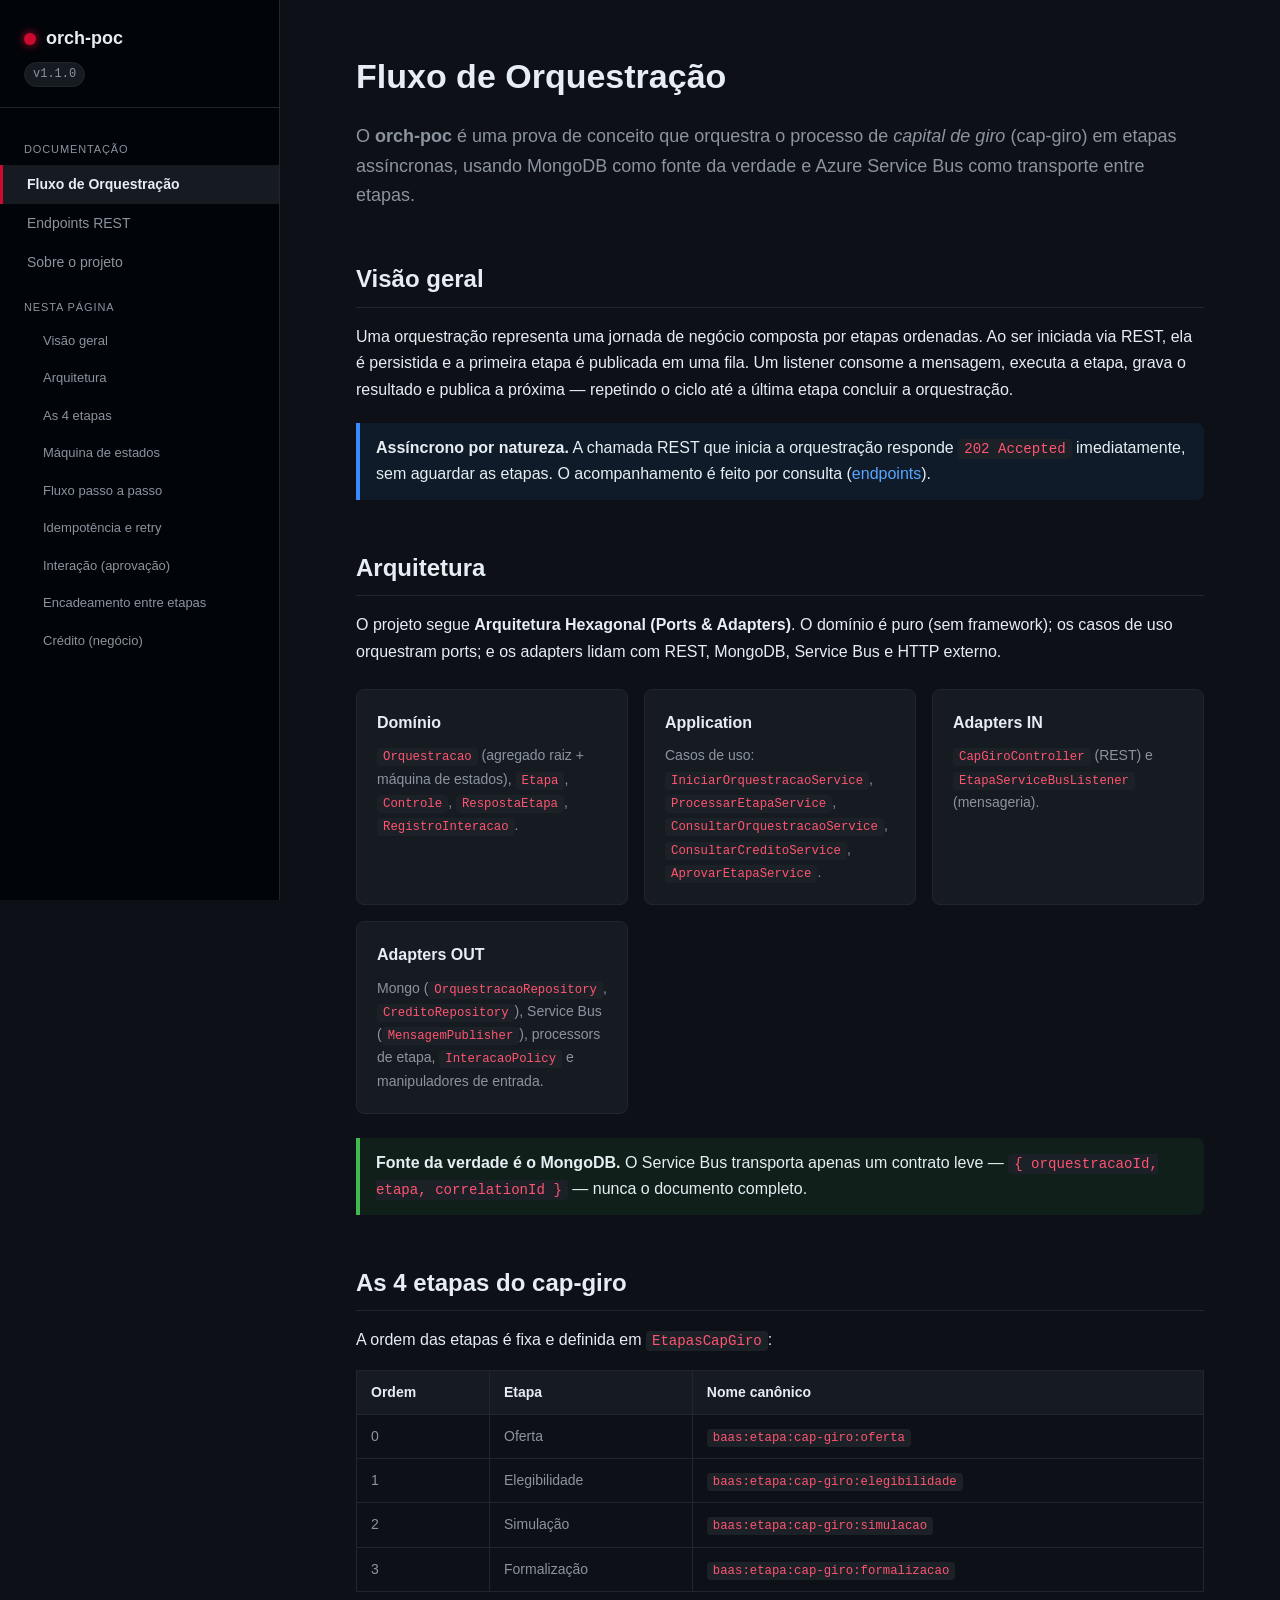
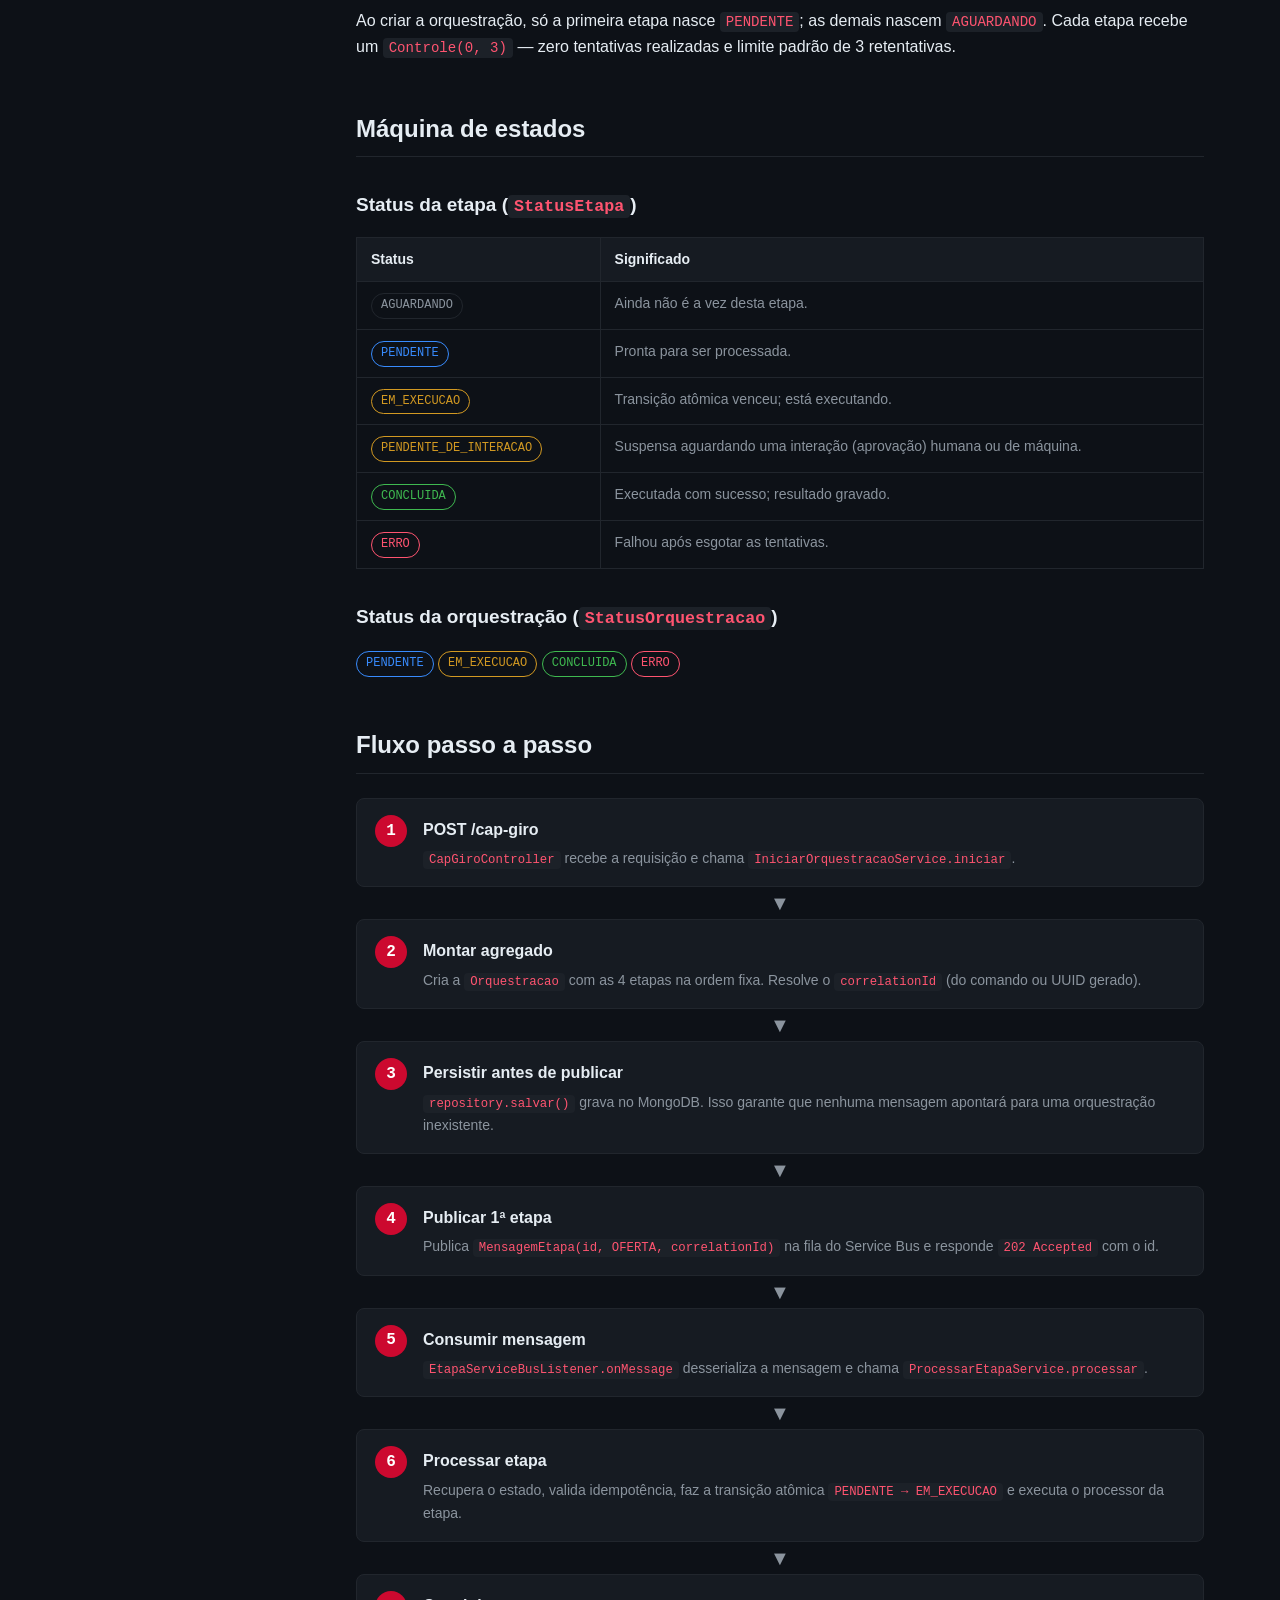
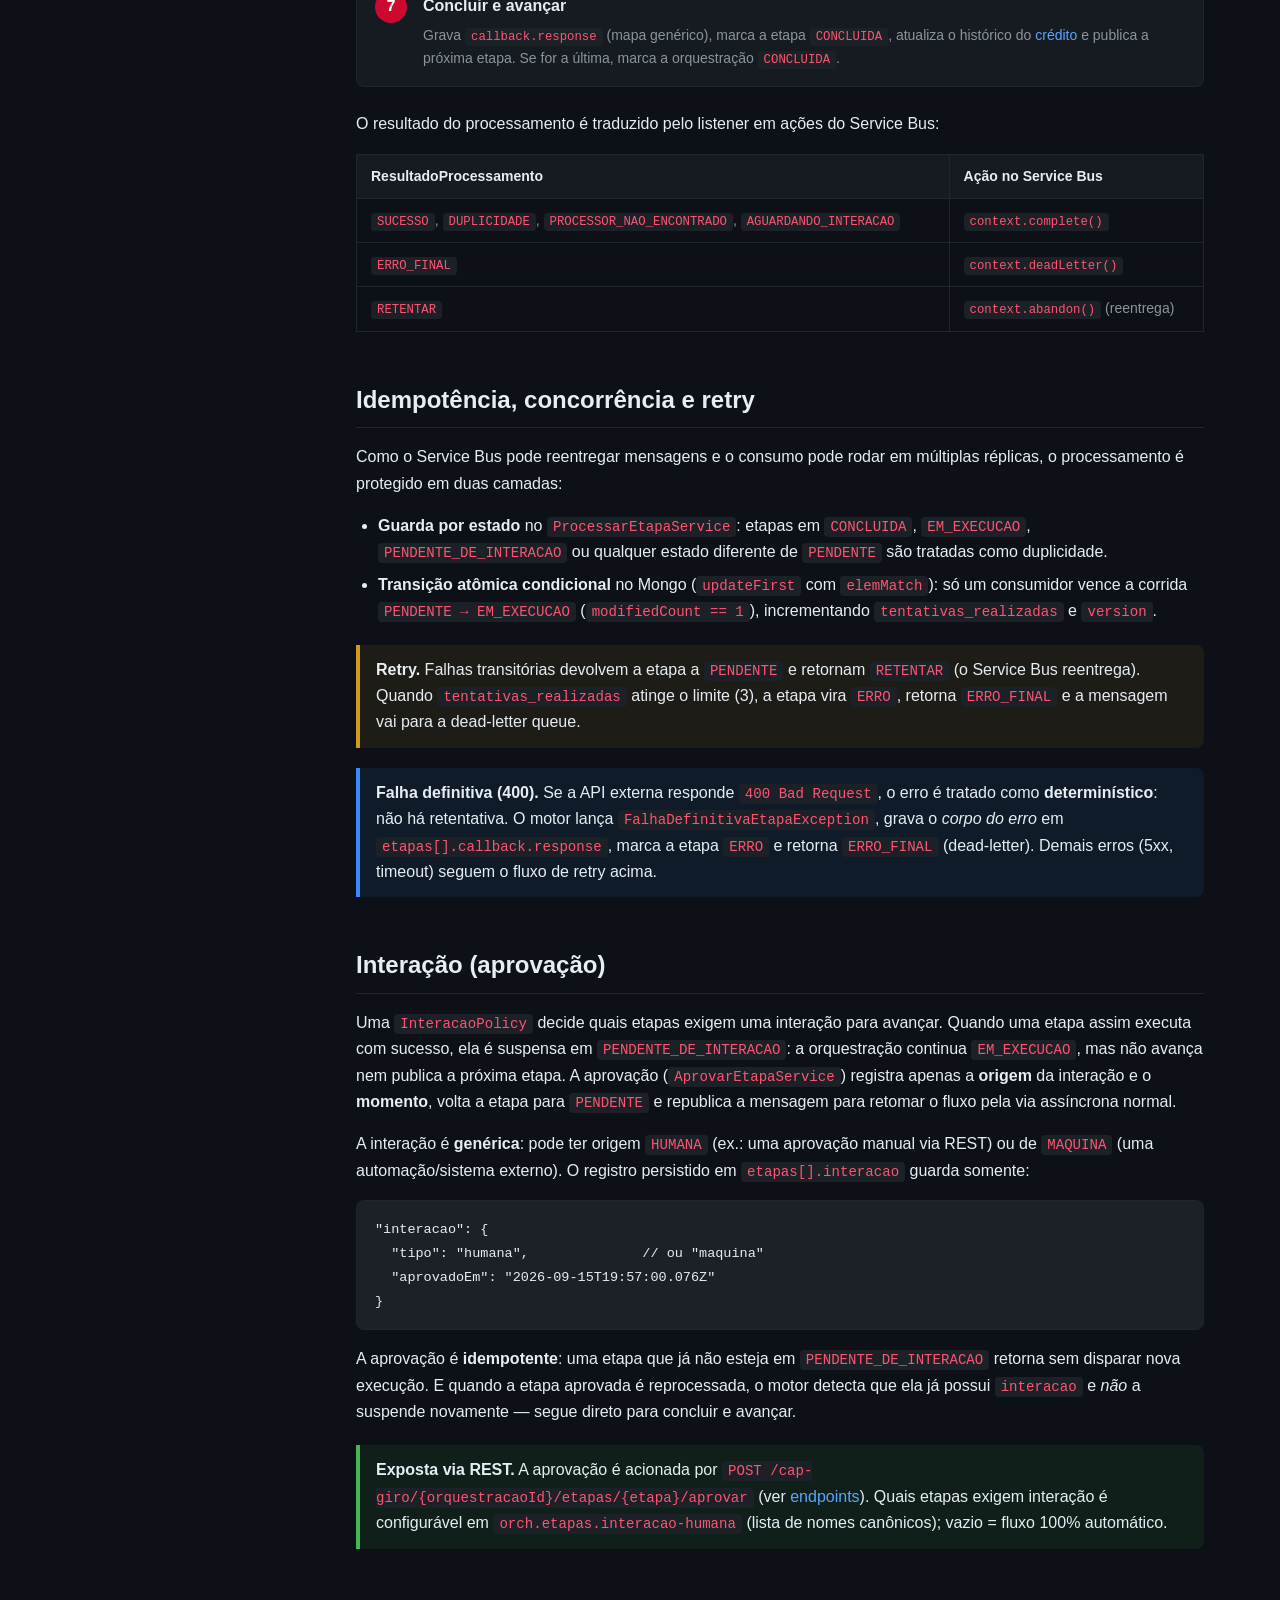
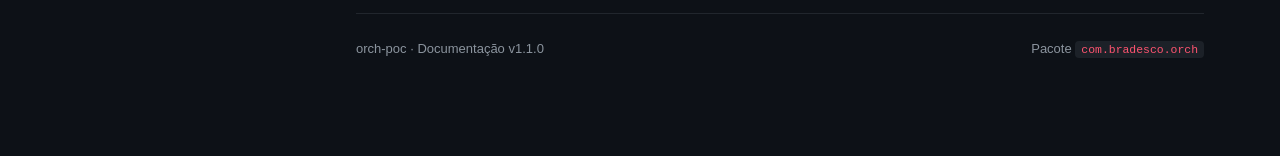
<file: docs/index.html>
<!DOCTYPE html>
<html lang="pt-BR">
<head>
    <meta charset="UTF-8">
    <meta name="viewport" content="width=device-width, initial-scale=1.0">
    <title>orch-poc · Fluxo de Orquestração</title>
    <link rel="stylesheet" href="assets/style.css">
</head>
<body>
<div class="layout">

    <!-- ================= SIDEBAR ================= -->
    <aside class="sidebar">
        <div class="brand">
            <h1><span class="dot"></span> orch-poc</h1>
            <span class="ver">v1.1.0</span>
        </div>
        <nav>
            <div class="group-title">Documentação</div>
            <a href="index.html" class="active">Fluxo de Orquestração</a>
            <a href="endpoints.html">Endpoints REST</a>
            <a href="sobre.html">Sobre o projeto</a>

            <div class="group-title">Nesta página</div>
            <a href="#visao" class="sub">Visão geral</a>
            <a href="#arquitetura" class="sub">Arquitetura</a>
            <a href="#etapas" class="sub">As 4 etapas</a>
            <a href="#estados" class="sub">Máquina de estados</a>
            <a href="#fluxo" class="sub">Fluxo passo a passo</a>
            <a href="#idempotencia" class="sub">Idempotência e retry</a>
            <a href="#interacao" class="sub">Interação (aprovação)</a>
            <a href="#encadeamento" class="sub">Encadeamento entre etapas</a>
            <a href="#credito" class="sub">Crédito (negócio)</a>
        </nav>
    </aside>

    <!-- ================= CONTEÚDO ================= -->
    <main class="content">
        <h1>Fluxo de Orquestração</h1>
        <p class="lead">
            O <strong>orch-poc</strong> é uma prova de conceito que orquestra o processo de
            <em>capital de giro</em> (cap-giro) em etapas assíncronas, usando MongoDB como fonte
            da verdade e Azure Service Bus como transporte entre etapas.
        </p>

        <!-- ---------- Visão geral ---------- -->
        <h2 id="visao">Visão geral</h2>
        <p>
            Uma orquestração representa uma jornada de negócio composta por etapas ordenadas.
            Ao ser iniciada via REST, ela é persistida e a primeira etapa é publicada em uma fila.
            Um listener consome a mensagem, executa a etapa, grava o resultado e publica a próxima —
            repetindo o ciclo até a última etapa concluir a orquestração.
        </p>
        <div class="note">
            <strong>Assíncrono por natureza.</strong> A chamada REST que inicia a orquestração
            responde <code>202 Accepted</code> imediatamente, sem aguardar as etapas. O
            acompanhamento é feito por consulta (<a href="endpoints.html">endpoints</a>).
        </div>

        <!-- ---------- Arquitetura ---------- -->
        <h2 id="arquitetura">Arquitetura</h2>
        <p>
            O projeto segue <strong>Arquitetura Hexagonal (Ports &amp; Adapters)</strong>. O domínio é
            puro (sem framework); os casos de uso orquestram ports; e os adapters lidam com REST,
            MongoDB, Service Bus e HTTP externo.
        </p>
        <div class="cards">
            <div class="card">
                <h3>Domínio</h3>
                <p><code>Orquestracao</code> (agregado raiz + máquina de estados), <code>Etapa</code>,
                <code>Controle</code>, <code>RespostaEtapa</code>, <code>RegistroInteracao</code>.</p>
            </div>
            <div class="card">
                <h3>Application</h3>
                <p>Casos de uso: <code>IniciarOrquestracaoService</code>,
                <code>ProcessarEtapaService</code>, <code>ConsultarOrquestracaoService</code>,
                <code>ConsultarCreditoService</code>, <code>AprovarEtapaService</code>.</p>
            </div>
            <div class="card">
                <h3>Adapters IN</h3>
                <p><code>CapGiroController</code> (REST) e <code>EtapaServiceBusListener</code>
                (mensageria).</p>
            </div>
            <div class="card">
                <h3>Adapters OUT</h3>
                <p>Mongo (<code>OrquestracaoRepository</code>, <code>CreditoRepository</code>),
                Service Bus (<code>MensagemPublisher</code>), processors de etapa,
                <code>InteracaoPolicy</code> e manipuladores de entrada.</p>
            </div>
        </div>
        <div class="note tip">
            <strong>Fonte da verdade é o MongoDB.</strong> O Service Bus transporta apenas um
            contrato leve — <code>{ orquestracaoId, etapa, correlationId }</code> — nunca o
            documento completo.
        </div>

        <!-- ---------- Etapas ---------- -->
        <h2 id="etapas">As 4 etapas do cap-giro</h2>
        <p>A ordem das etapas é fixa e definida em <code>EtapasCapGiro</code>:</p>
        <table>
            <thead>
                <tr><th>Ordem</th><th>Etapa</th><th>Nome canônico</th></tr>
            </thead>
            <tbody>
                <tr><td>0</td><td>Oferta</td><td><code>baas:etapa:cap-giro:oferta</code></td></tr>
                <tr><td>1</td><td>Elegibilidade</td><td><code>baas:etapa:cap-giro:elegibilidade</code></td></tr>
                <tr><td>2</td><td>Simulação</td><td><code>baas:etapa:cap-giro:simulacao</code></td></tr>
                <tr><td>3</td><td>Formalização</td><td><code>baas:etapa:cap-giro:formalizacao</code></td></tr>
            </tbody>
        </table>
        <p>
            Ao criar a orquestração, só a primeira etapa nasce <code>PENDENTE</code>; as demais
            nascem <code>AGUARDANDO</code>. Cada etapa recebe um <code>Controle(0, 3)</code>
            — zero tentativas realizadas e limite padrão de 3 retentativas.
        </p>

        <!-- ---------- Estados ---------- -->
        <h2 id="estados">Máquina de estados</h2>
        <h3>Status da etapa (<code>StatusEtapa</code>)</h3>
        <table>
            <thead><tr><th>Status</th><th>Significado</th></tr></thead>
            <tbody>
                <tr><td><span class="pill">AGUARDANDO</span></td><td>Ainda não é a vez desta etapa.</td></tr>
                <tr><td><span class="pill info">PENDENTE</span></td><td>Pronta para ser processada.</td></tr>
                <tr><td><span class="pill warn">EM_EXECUCAO</span></td><td>Transição atômica venceu; está executando.</td></tr>
                <tr><td><span class="pill warn">PENDENTE_DE_INTERACAO</span></td><td>Suspensa aguardando uma interação (aprovação) humana ou de máquina.</td></tr>
                <tr><td><span class="pill ok">CONCLUIDA</span></td><td>Executada com sucesso; resultado gravado.</td></tr>
                <tr><td><span class="pill err">ERRO</span></td><td>Falhou após esgotar as tentativas.</td></tr>
            </tbody>
        </table>
        <h3>Status da orquestração (<code>StatusOrquestracao</code>)</h3>
        <p>
            <span class="pill info">PENDENTE</span>
            <span class="pill warn">EM_EXECUCAO</span>
            <span class="pill ok">CONCLUIDA</span>
            <span class="pill err">ERRO</span>
        </p>

        <!-- ---------- Fluxo passo a passo ---------- -->
        <h2 id="fluxo">Fluxo passo a passo</h2>
        <div class="flow">
            <div class="step">
                <div class="num">1</div>
                <div class="body">
                    <h4>POST /cap-giro</h4>
                    <p><code>CapGiroController</code> recebe a requisição e chama
                    <code>IniciarOrquestracaoService.iniciar</code>.</p>
                </div>
            </div>
            <div class="arrow">▼</div>
            <div class="step">
                <div class="num">2</div>
                <div class="body">
                    <h4>Montar agregado</h4>
                    <p>Cria a <code>Orquestracao</code> com as 4 etapas na ordem fixa. Resolve o
                    <code>correlationId</code> (do comando ou UUID gerado).</p>
                </div>
            </div>
            <div class="arrow">▼</div>
            <div class="step">
                <div class="num">3</div>
                <div class="body">
                    <h4>Persistir antes de publicar</h4>
                    <p><code>repository.salvar()</code> grava no MongoDB. Isso garante que nenhuma
                    mensagem apontará para uma orquestração inexistente.</p>
                </div>
            </div>
            <div class="arrow">▼</div>
            <div class="step">
                <div class="num">4</div>
                <div class="body">
                    <h4>Publicar 1ª etapa</h4>
                    <p>Publica <code>MensagemEtapa(id, OFERTA, correlationId)</code> na fila do
                    Service Bus e responde <code>202 Accepted</code> com o id.</p>
                </div>
            </div>
            <div class="arrow">▼</div>
            <div class="step">
                <div class="num">5</div>
                <div class="body">
                    <h4>Consumir mensagem</h4>
                    <p><code>EtapaServiceBusListener.onMessage</code> desserializa a mensagem e chama
                    <code>ProcessarEtapaService.processar</code>.</p>
                </div>
            </div>
            <div class="arrow">▼</div>
            <div class="step">
                <div class="num">6</div>
                <div class="body">
                    <h4>Processar etapa</h4>
                    <p>Recupera o estado, valida idempotência, faz a transição atômica
                    <code>PENDENTE → EM_EXECUCAO</code> e executa o processor da etapa.</p>
                </div>
            </div>
            <div class="arrow">▼</div>
            <div class="step">
                <div class="num">7</div>
                <div class="body">
                    <h4>Concluir e avançar</h4>
                    <p>Grava <code>callback.response</code> (mapa genérico), marca a etapa
                    <code>CONCLUIDA</code>, atualiza o histórico do <a href="#credito">crédito</a> e
                    publica a próxima etapa. Se for a última, marca a orquestração
                    <code>CONCLUIDA</code>.</p>
                </div>
            </div>
        </div>

        <p>O resultado do processamento é traduzido pelo listener em ações do Service Bus:</p>
        <table>
            <thead><tr><th>ResultadoProcessamento</th><th>Ação no Service Bus</th></tr></thead>
            <tbody>
                <tr><td><code>SUCESSO</code>, <code>DUPLICIDADE</code>, <code>PROCESSOR_NAO_ENCONTRADO</code>, <code>AGUARDANDO_INTERACAO</code></td><td><code>context.complete()</code></td></tr>
                <tr><td><code>ERRO_FINAL</code></td><td><code>context.deadLetter()</code></td></tr>
                <tr><td><code>RETENTAR</code></td><td><code>context.abandon()</code> (reentrega)</td></tr>
            </tbody>
        </table>

        <!-- ---------- Idempotência ---------- -->
        <h2 id="idempotencia">Idempotência, concorrência e retry</h2>
        <p>
            Como o Service Bus pode reentregar mensagens e o consumo pode rodar em múltiplas
            réplicas, o processamento é protegido em duas camadas:
        </p>
        <ul>
            <li>
                <strong>Guarda por estado</strong> no <code>ProcessarEtapaService</code>: etapas em
                <code>CONCLUIDA</code>, <code>EM_EXECUCAO</code>, <code>PENDENTE_DE_INTERACAO</code>
                ou qualquer estado diferente de <code>PENDENTE</code> são tratadas como duplicidade.
            </li>
            <li>
                <strong>Transição atômica condicional</strong> no Mongo
                (<code>updateFirst</code> com <code>elemMatch</code>): só um consumidor vence a
                corrida <code>PENDENTE → EM_EXECUCAO</code> (<code>modifiedCount == 1</code>),
                incrementando <code>tentativas_realizadas</code> e <code>version</code>.
            </li>
        </ul>
        <div class="note warn">
            <strong>Retry.</strong> Falhas transitórias devolvem a etapa a <code>PENDENTE</code> e
            retornam <code>RETENTAR</code> (o Service Bus reentrega). Quando
            <code>tentativas_realizadas</code> atinge o limite (3), a etapa vira <code>ERRO</code>,
            retorna <code>ERRO_FINAL</code> e a mensagem vai para a dead-letter queue.
        </div>
        <div class="note">
            <strong>Falha definitiva (400).</strong> Se a API externa responde
            <code>400 Bad Request</code>, o erro é tratado como <strong>determinístico</strong>: não
            há retentativa. O motor lança <code>FalhaDefinitivaEtapaException</code>, grava o
            <em>corpo do erro</em> em <code>etapas[].callback.response</code>, marca a etapa
            <code>ERRO</code> e retorna <code>ERRO_FINAL</code> (dead-letter). Demais erros (5xx,
            timeout) seguem o fluxo de retry acima.
        </div>

        <!-- ---------- Interação (aprovação) ---------- -->
        <h2 id="interacao">Interação (aprovação)</h2>
        <p>
            Uma <code>InteracaoPolicy</code> decide quais etapas exigem uma interação para avançar.
            Quando uma etapa assim executa com sucesso, ela é suspensa em
            <code>PENDENTE_DE_INTERACAO</code>: a orquestração continua <code>EM_EXECUCAO</code>,
            mas não avança nem publica a próxima etapa. A aprovação
            (<code>AprovarEtapaService</code>) registra apenas a <strong>origem</strong> da
            interação e o <strong>momento</strong>, volta a etapa para <code>PENDENTE</code> e
            republica a mensagem para retomar o fluxo pela via assíncrona normal.
        </p>
        <p>
            A interação é <strong>genérica</strong>: pode ter origem <code>HUMANA</code> (ex.: uma
            aprovação manual via REST) ou de <code>MAQUINA</code> (uma automação/sistema externo).
            O registro persistido em <code>etapas[].interacao</code> guarda somente:
        </p>
        <pre><code>"interacao": {
  "tipo": "humana",              // ou "maquina"
  "aprovadoEm": "2026-09-15T19:57:00.076Z"
}</code></pre>
        <p>
            A aprovação é <strong>idempotente</strong>: uma etapa que já não esteja em
            <code>PENDENTE_DE_INTERACAO</code> retorna sem disparar nova execução. E quando a etapa
            aprovada é reprocessada, o motor detecta que ela já possui <code>interacao</code> e
            <em>não</em> a suspende novamente — segue direto para concluir e avançar.
        </p>
        <div class="note tip">
            <strong>Exposta via REST.</strong> A aprovação é acionada por
            <code>POST /cap-giro/{orquestracaoId}/etapas/{etapa}/aprovar</code> (ver
            <a href="endpoints.html#aprovar">endpoints</a>). Quais etapas exigem interação é
            configurável em <code>orch.etapas.interacao-humana</code> (lista de nomes canônicos);
            vazio = fluxo 100% automático.
        </div>

        <footer class="docfooter">
            <span>orch-poc · Documentação v1.1.0</span>
            <span>Pacote <code>com.bradesco.orch</code></span>
        </footer>
    </main>
</div>
</body>
</html>
</file>
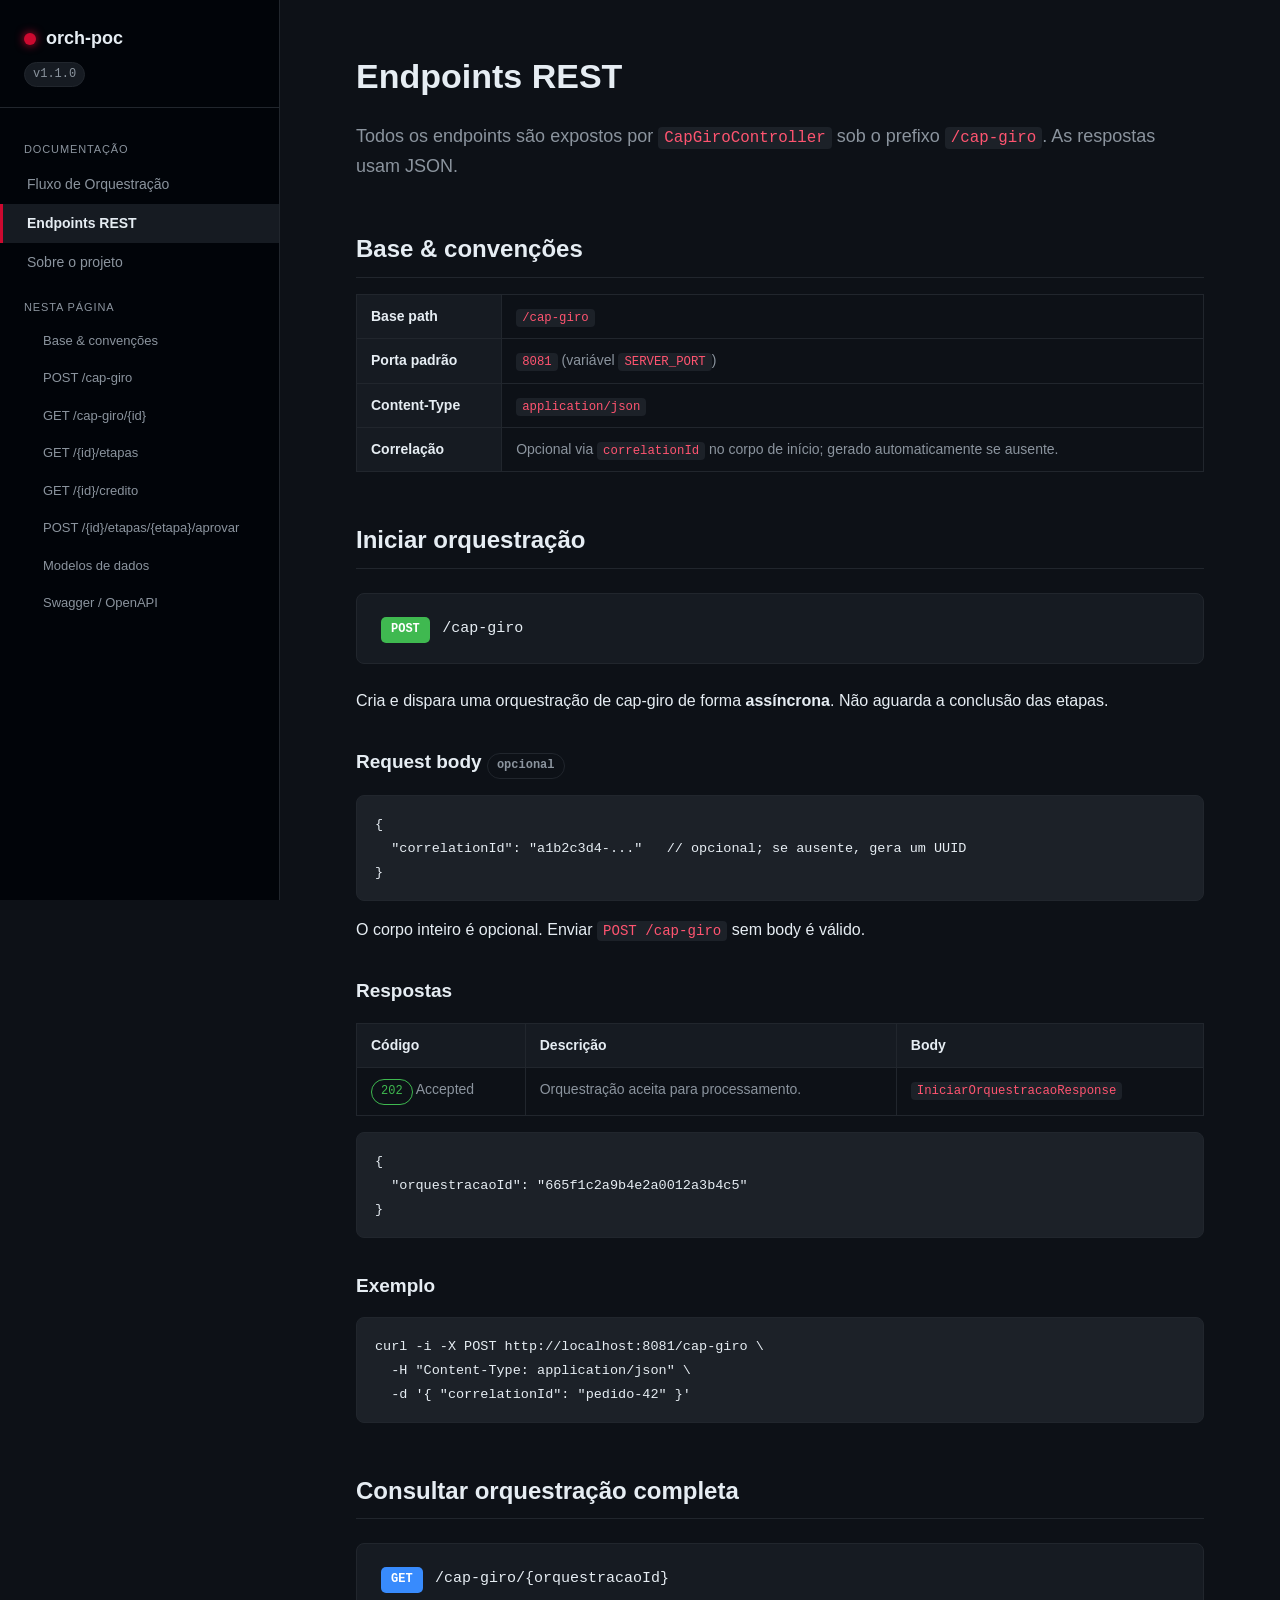
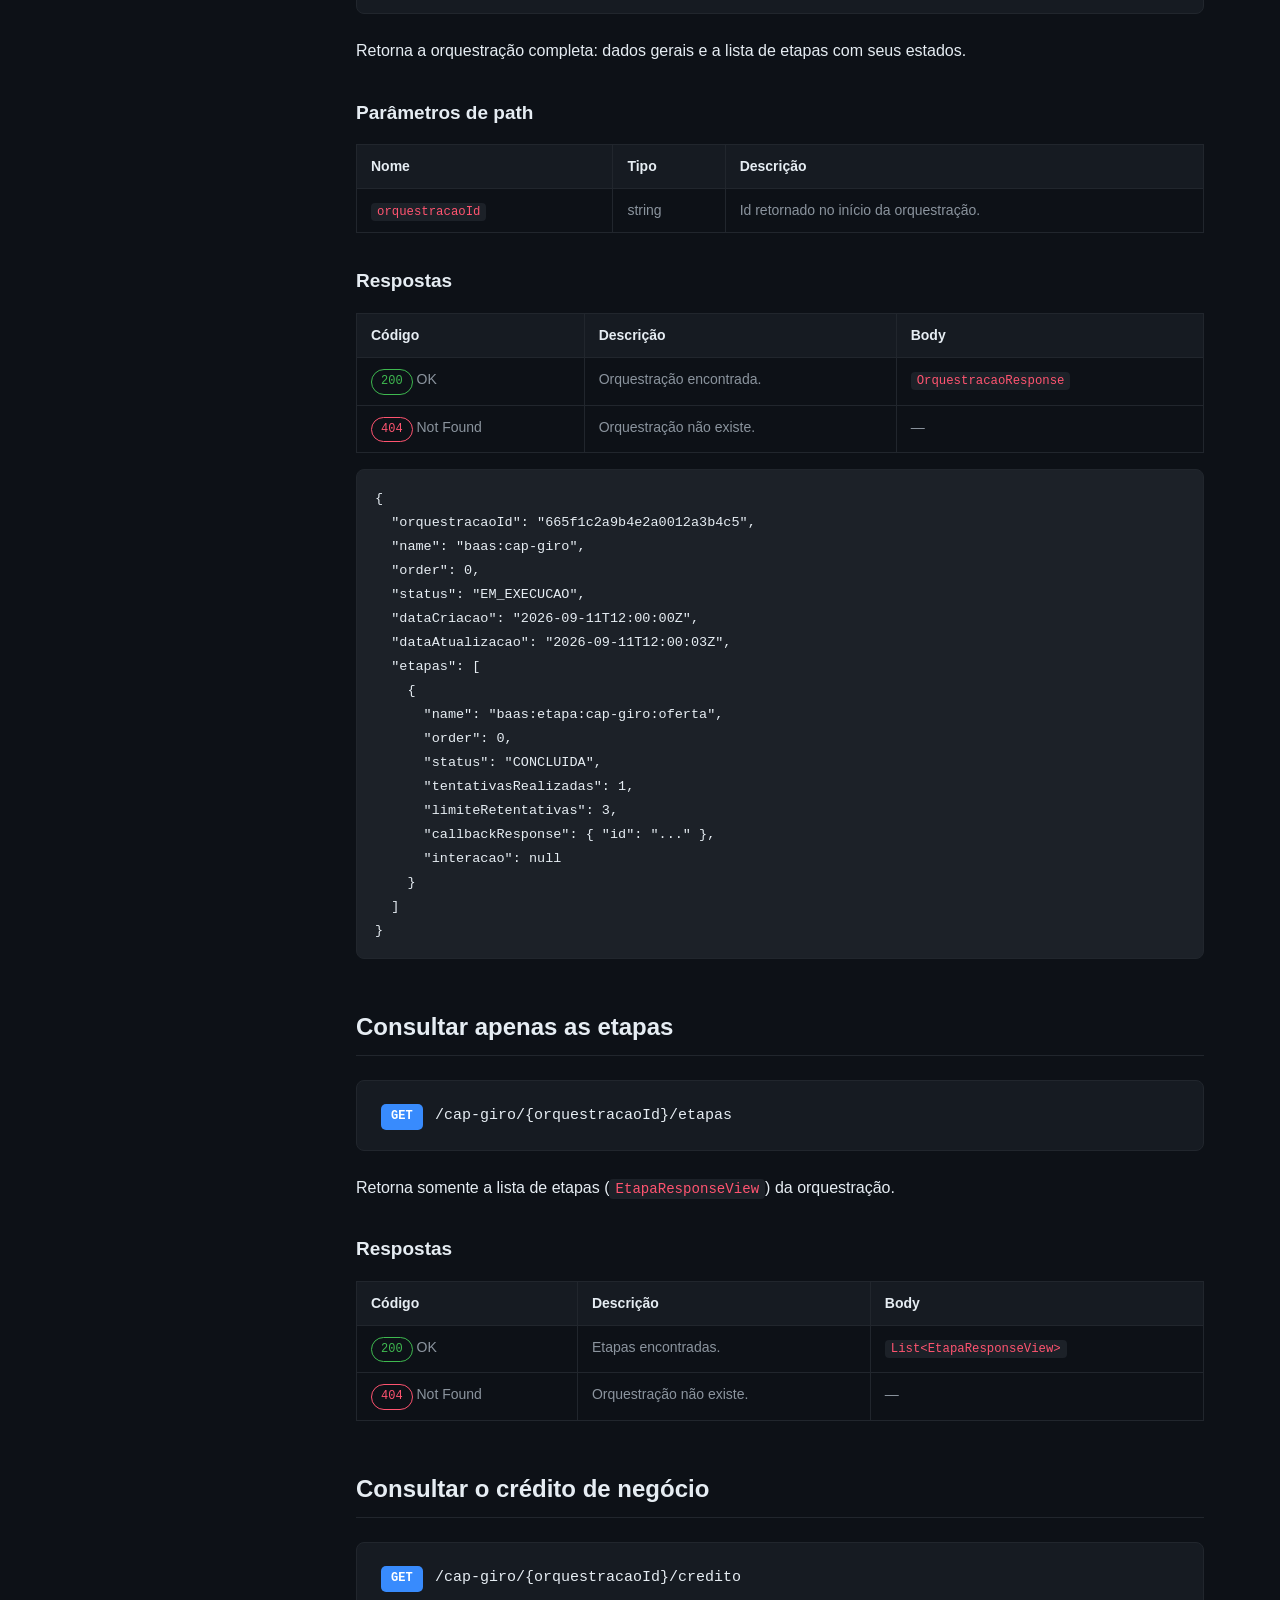
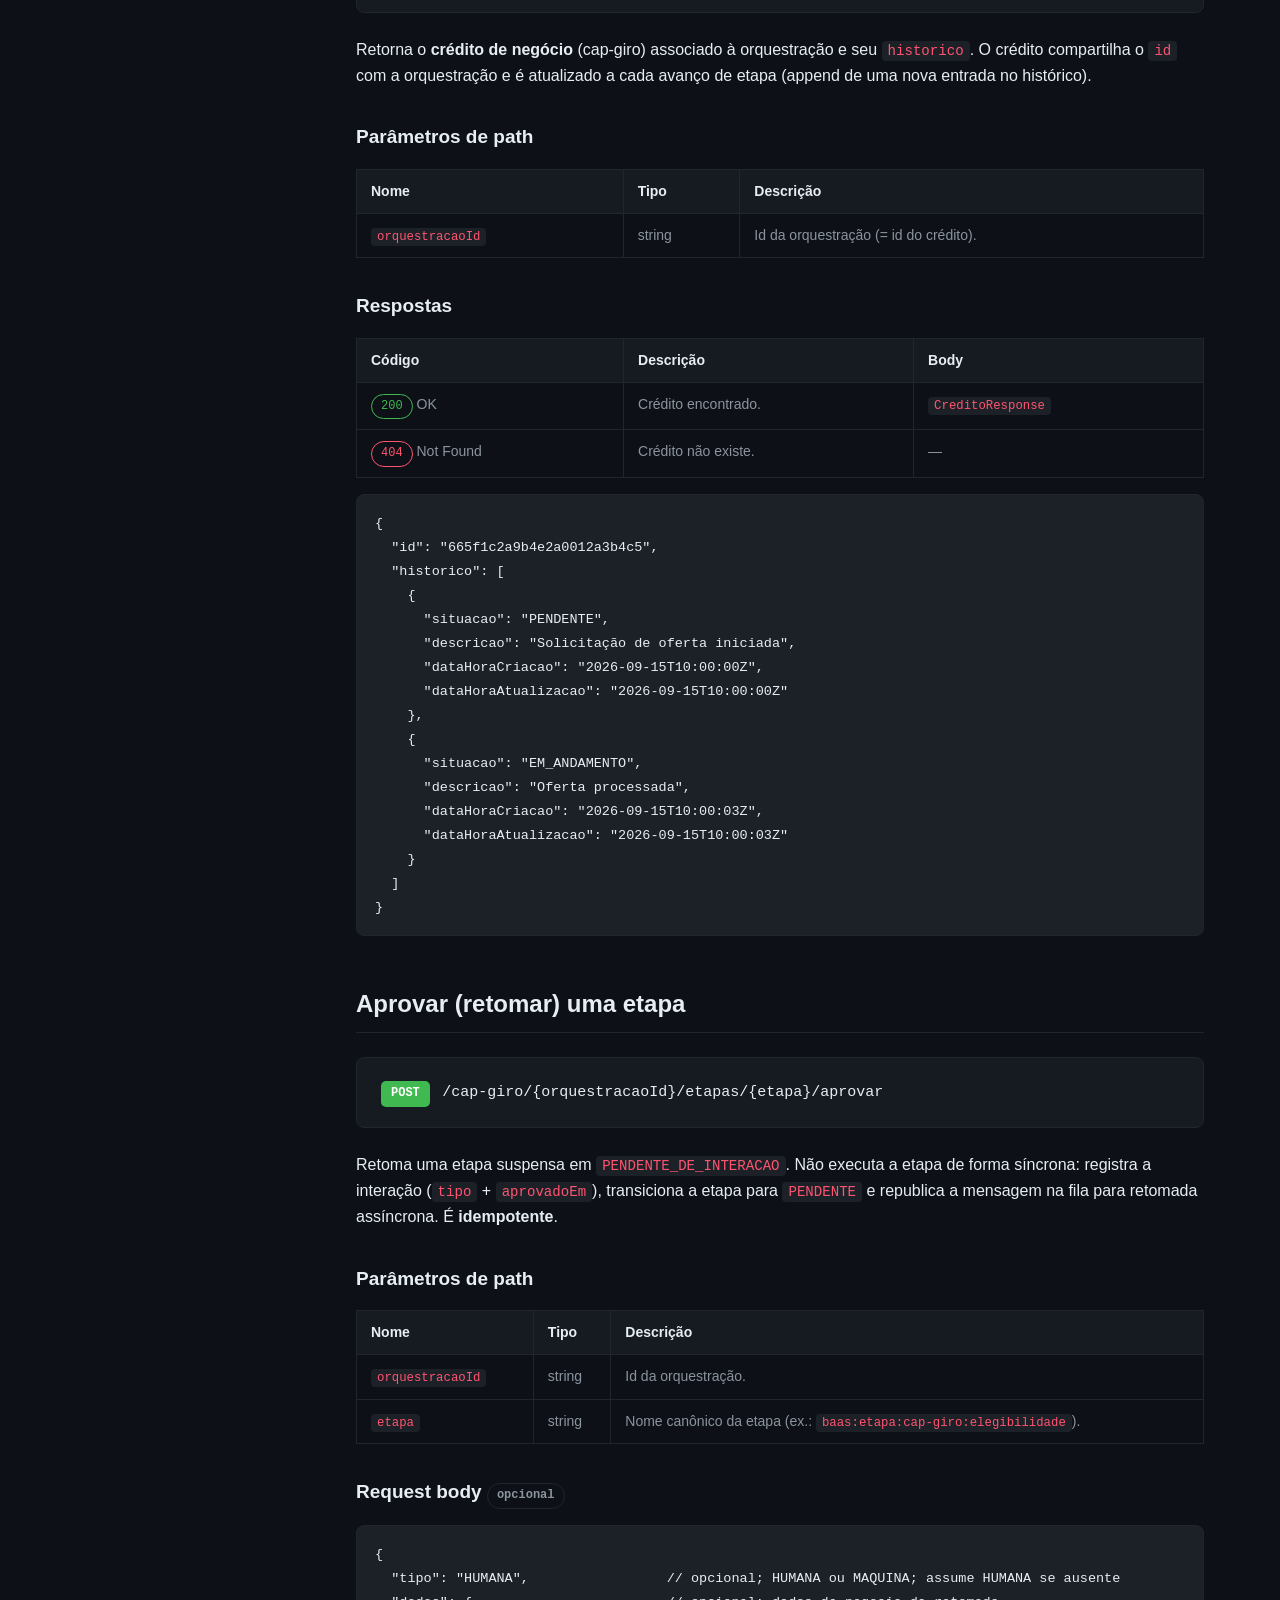
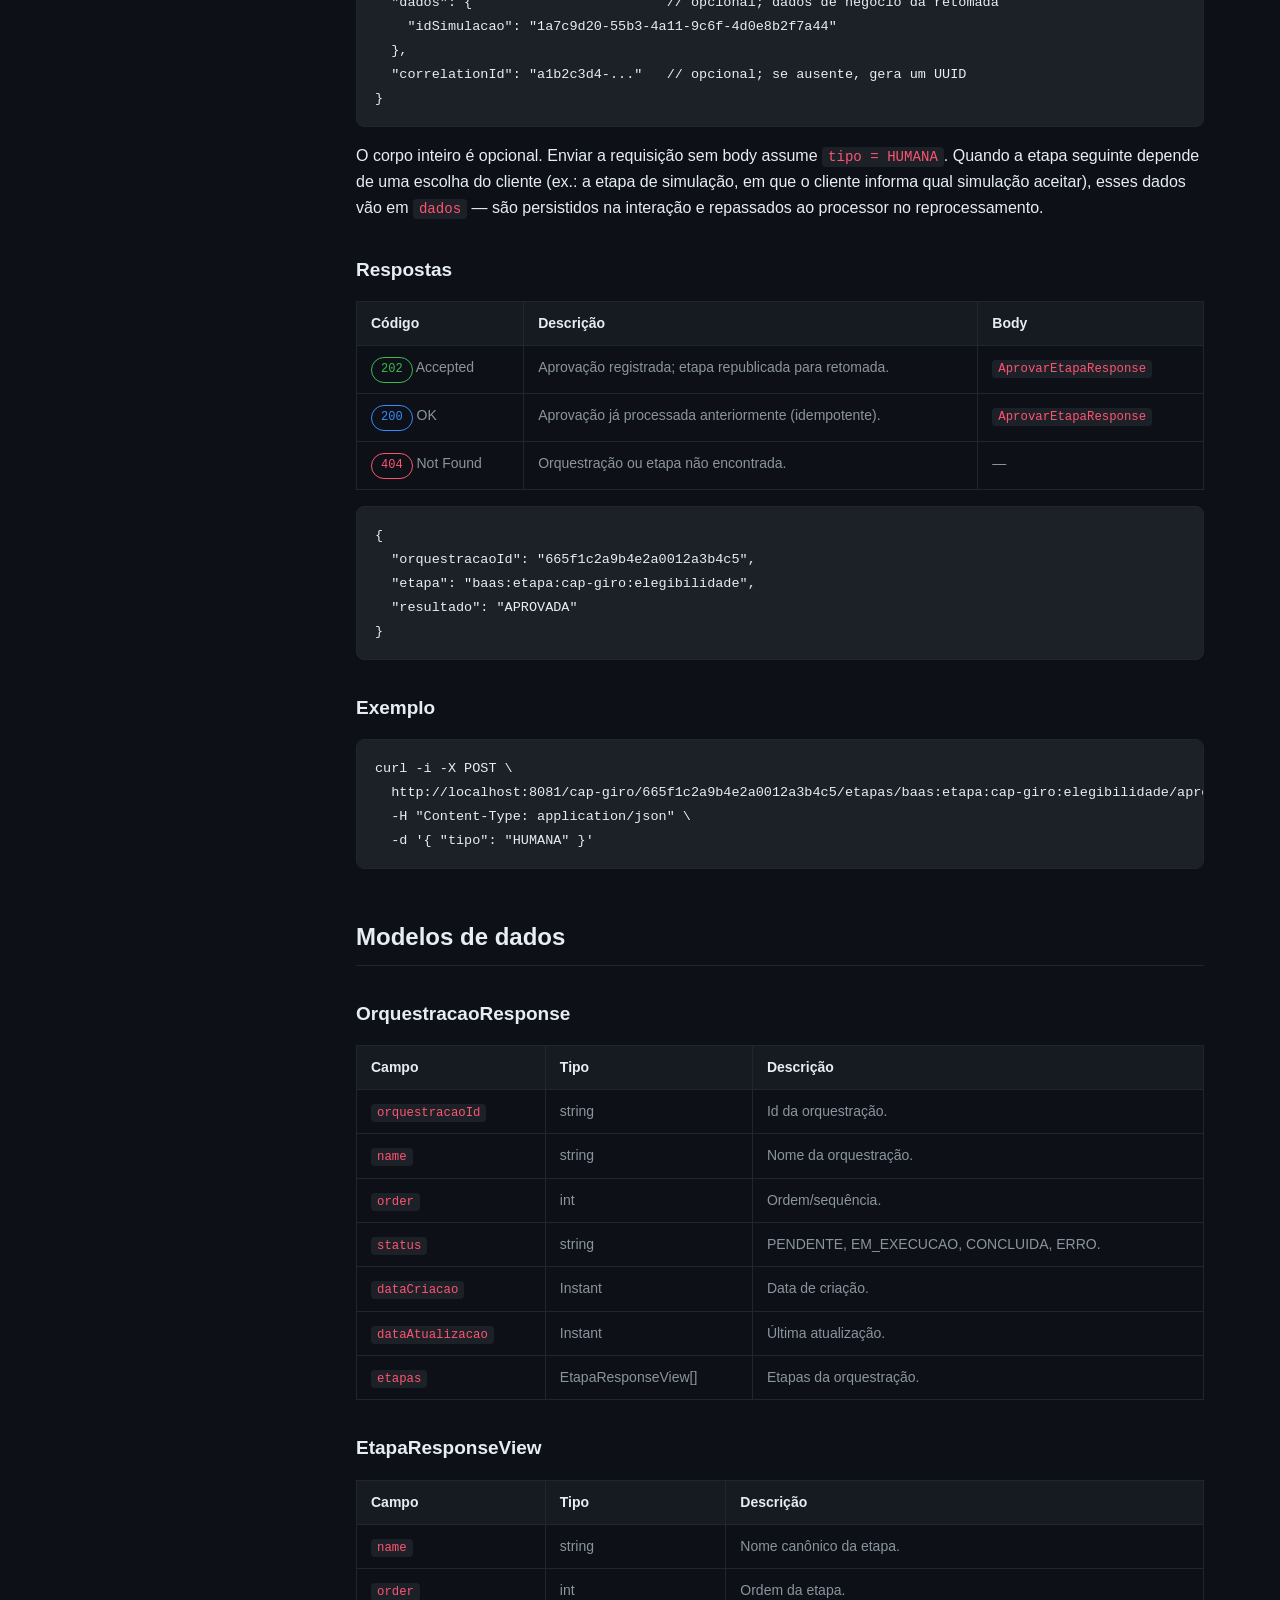
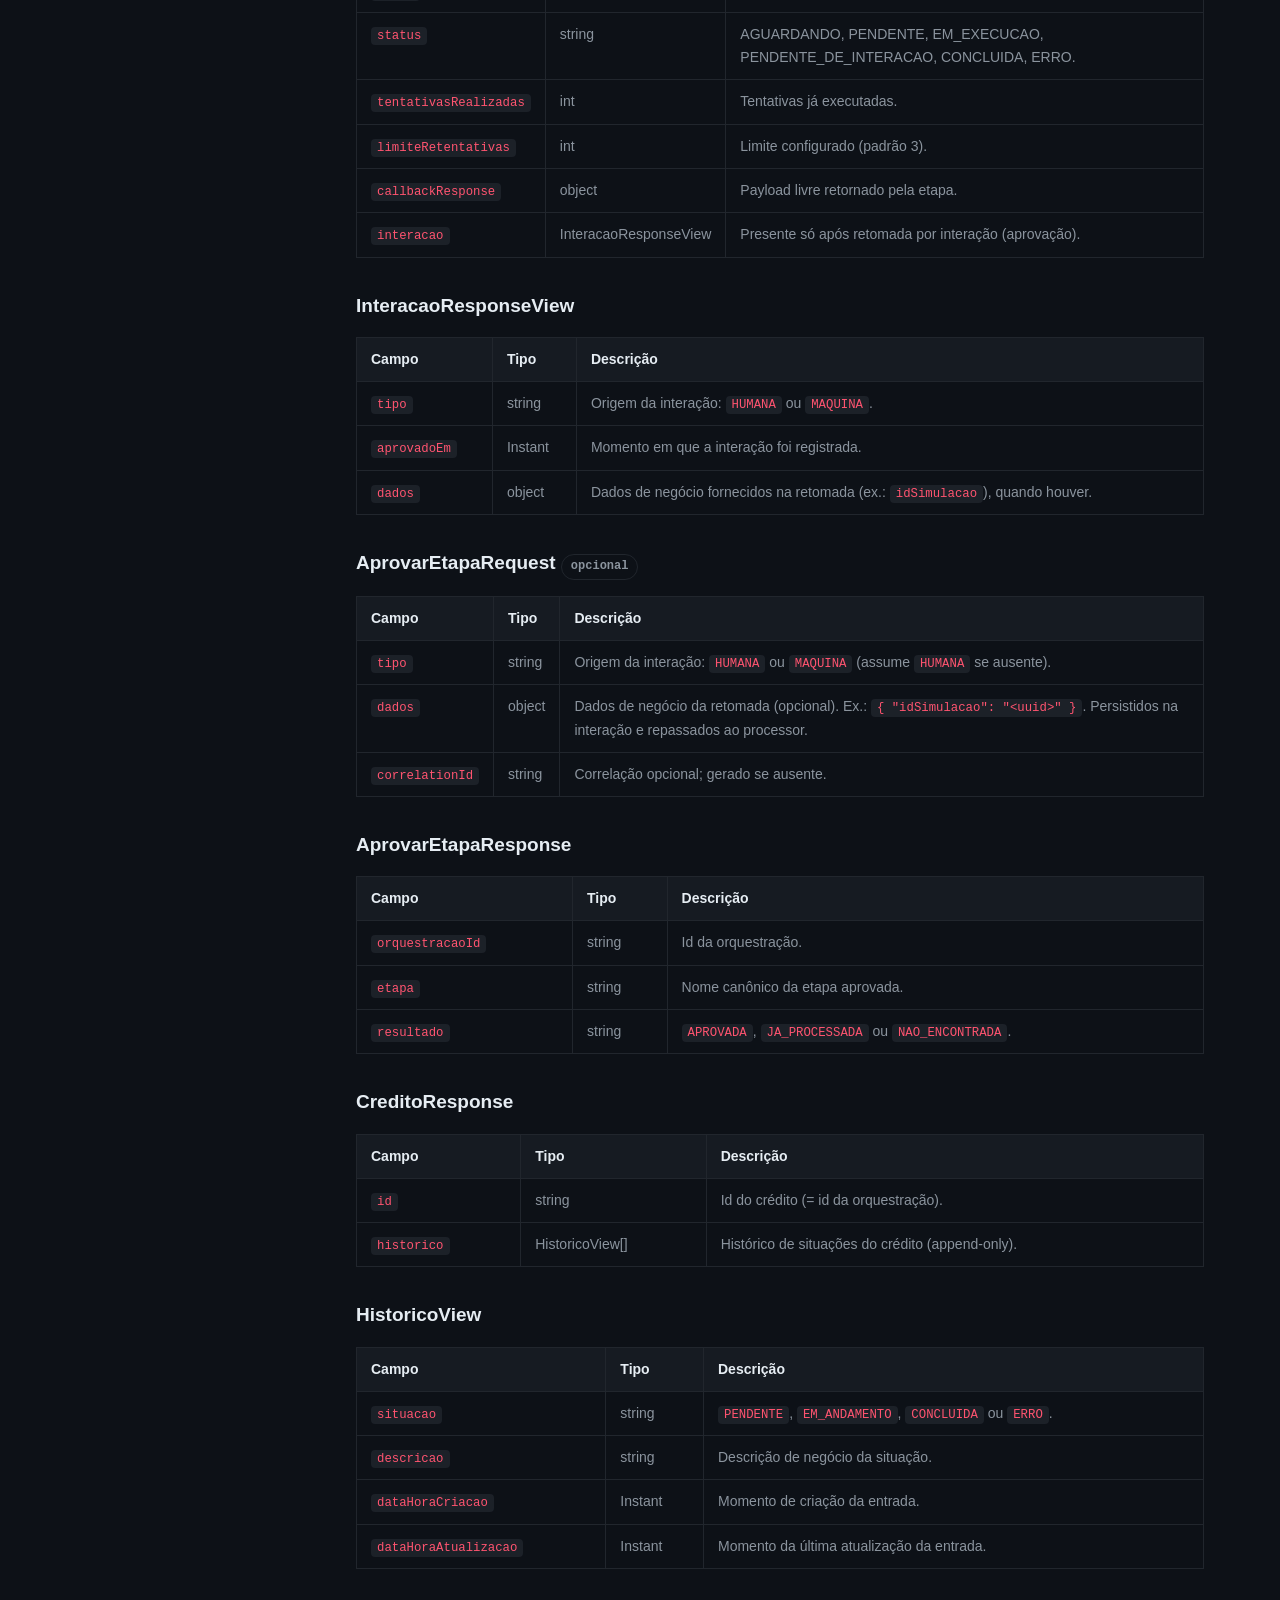
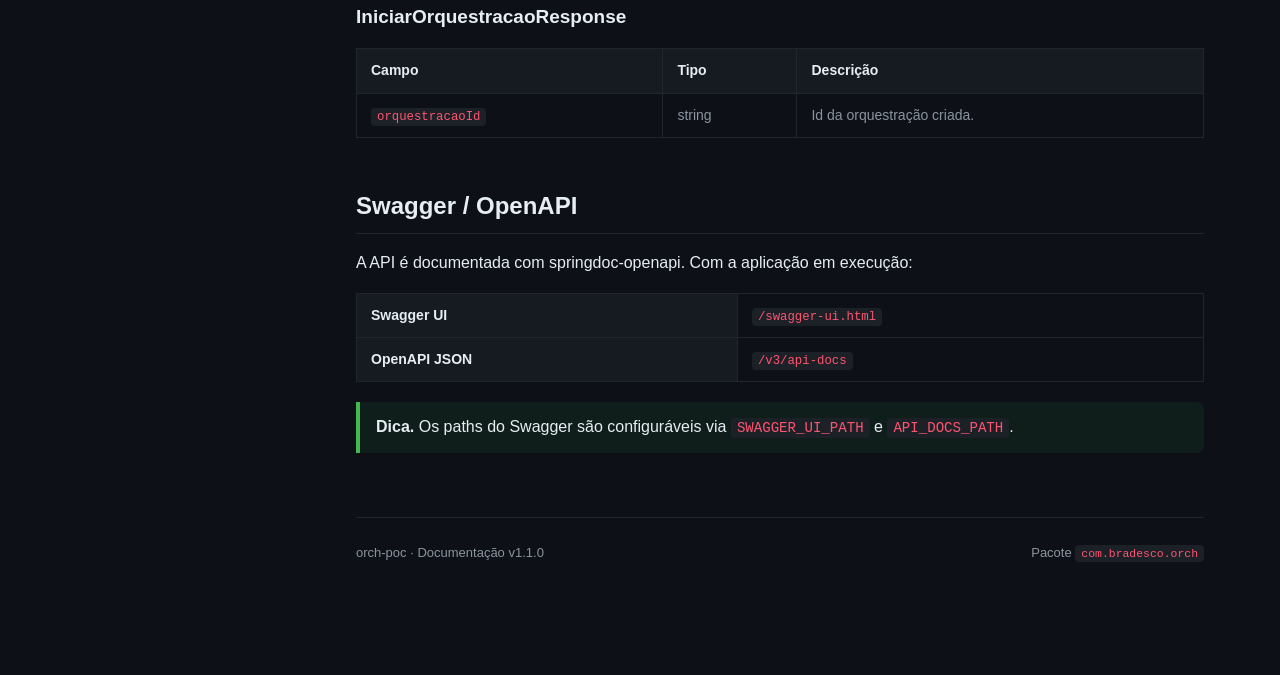
<file: docs/endpoints.html>
<!DOCTYPE html>
<html lang="pt-BR">
<head>
    <meta charset="UTF-8">
    <meta name="viewport" content="width=device-width, initial-scale=1.0">
    <title>orch-poc · Endpoints REST</title>
    <link rel="stylesheet" href="assets/style.css">
</head>
<body>
<div class="layout">

    <!-- ================= SIDEBAR ================= -->
    <aside class="sidebar">
        <div class="brand">
            <h1><span class="dot"></span> orch-poc</h1>
            <span class="ver">v1.1.0</span>
        </div>
        <nav>
            <div class="group-title">Documentação</div>
            <a href="index.html">Fluxo de Orquestração</a>
            <a href="endpoints.html" class="active">Endpoints REST</a>
            <a href="sobre.html">Sobre o projeto</a>

            <div class="group-title">Nesta página</div>
            <a href="#base" class="sub">Base &amp; convenções</a>
            <a href="#iniciar" class="sub">POST /cap-giro</a>
            <a href="#consultar" class="sub">GET /cap-giro/{id}</a>
            <a href="#etapas" class="sub">GET /{id}/etapas</a>
            <a href="#credito" class="sub">GET /{id}/credito</a>
            <a href="#aprovar" class="sub">POST /{id}/etapas/{etapa}/aprovar</a>
            <a href="#modelos" class="sub">Modelos de dados</a>
            <a href="#swagger" class="sub">Swagger / OpenAPI</a>
        </nav>
    </aside>

    <!-- ================= CONTEÚDO ================= -->
    <main class="content">
        <h1>Endpoints REST</h1>
        <p class="lead">
            Todos os endpoints são expostos por <code>CapGiroController</code> sob o prefixo
            <code>/cap-giro</code>. As respostas usam JSON.
        </p>

        <!-- ---------- Base ---------- -->
        <h2 id="base">Base &amp; convenções</h2>
        <table>
            <tbody>
                <tr><th>Base path</th><td><code>/cap-giro</code></td></tr>
                <tr><th>Porta padrão</th><td><code>8081</code> (variável <code>SERVER_PORT</code>)</td></tr>
                <tr><th>Content-Type</th><td><code>application/json</code></td></tr>
                <tr><th>Correlação</th><td>Opcional via <code>correlationId</code> no corpo de início; gerado automaticamente se ausente.</td></tr>
            </tbody>
        </table>

        <!-- ---------- POST ---------- -->
        <h2 id="iniciar">Iniciar orquestração</h2>
        <div class="endpoint">
            <span class="method post">POST</span>
            <span class="path">/cap-giro</span>
        </div>
        <p>Cria e dispara uma orquestração de cap-giro de forma <strong>assíncrona</strong>. Não aguarda a conclusão das etapas.</p>

        <h3>Request body <span class="pill">opcional</span></h3>
        <pre><code>{
  "correlationId": "a1b2c3d4-..."   // opcional; se ausente, gera um UUID
}</code></pre>
        <p>O corpo inteiro é opcional. Enviar <code>POST /cap-giro</code> sem body é válido.</p>

        <h3>Respostas</h3>
        <table>
            <thead><tr><th>Código</th><th>Descrição</th><th>Body</th></tr></thead>
            <tbody>
                <tr>
                    <td><span class="pill ok">202</span> Accepted</td>
                    <td>Orquestração aceita para processamento.</td>
                    <td><code>IniciarOrquestracaoResponse</code></td>
                </tr>
            </tbody>
        </table>
        <pre><code>{
  "orquestracaoId": "665f1c2a9b4e2a0012a3b4c5"
}</code></pre>

        <h3>Exemplo</h3>
        <pre><code>curl -i -X POST http://localhost:8081/cap-giro \
  -H "Content-Type: application/json" \
  -d '{ "correlationId": "pedido-42" }'</code></pre>

        <!-- ---------- GET completo ---------- -->
        <h2 id="consultar">Consultar orquestração completa</h2>
        <div class="endpoint">
            <span class="method get">GET</span>
            <span class="path">/cap-giro/{orquestracaoId}</span>
        </div>
        <p>Retorna a orquestração completa: dados gerais e a lista de etapas com seus estados.</p>

        <h3>Parâmetros de path</h3>
        <table>
            <thead><tr><th>Nome</th><th>Tipo</th><th>Descrição</th></tr></thead>
            <tbody>
                <tr><td><code>orquestracaoId</code></td><td>string</td><td>Id retornado no início da orquestração.</td></tr>
            </tbody>
        </table>

        <h3>Respostas</h3>
        <table>
            <thead><tr><th>Código</th><th>Descrição</th><th>Body</th></tr></thead>
            <tbody>
                <tr><td><span class="pill ok">200</span> OK</td><td>Orquestração encontrada.</td><td><code>OrquestracaoResponse</code></td></tr>
                <tr><td><span class="pill err">404</span> Not Found</td><td>Orquestração não existe.</td><td>—</td></tr>
            </tbody>
        </table>
        <pre><code>{
  "orquestracaoId": "665f1c2a9b4e2a0012a3b4c5",
  "name": "baas:cap-giro",
  "order": 0,
  "status": "EM_EXECUCAO",
  "dataCriacao": "2026-09-11T12:00:00Z",
  "dataAtualizacao": "2026-09-11T12:00:03Z",
  "etapas": [
    {
      "name": "baas:etapa:cap-giro:oferta",
      "order": 0,
      "status": "CONCLUIDA",
      "tentativasRealizadas": 1,
      "limiteRetentativas": 3,
      "callbackResponse": { "id": "..." },
      "interacao": null
    }
  ]
}</code></pre>

        <!-- ---------- GET etapas ---------- -->
        <h2 id="etapas">Consultar apenas as etapas</h2>
        <div class="endpoint">
            <span class="method get">GET</span>
            <span class="path">/cap-giro/{orquestracaoId}/etapas</span>
        </div>
        <p>Retorna somente a lista de etapas (<code>EtapaResponseView</code>) da orquestração.</p>

        <h3>Respostas</h3>
        <table>
            <thead><tr><th>Código</th><th>Descrição</th><th>Body</th></tr></thead>
            <tbody>
                <tr><td><span class="pill ok">200</span> OK</td><td>Etapas encontradas.</td><td><code>List&lt;EtapaResponseView&gt;</code></td></tr>
                <tr><td><span class="pill err">404</span> Not Found</td><td>Orquestração não existe.</td><td>—</td></tr>
            </tbody>
        </table>

        <!-- ---------- GET credito ---------- -->
        <h2 id="credito">Consultar o crédito de negócio</h2>
        <div class="endpoint">
            <span class="method get">GET</span>
            <span class="path">/cap-giro/{orquestracaoId}/credito</span>
        </div>
        <p>
            Retorna o <strong>crédito de negócio</strong> (cap-giro) associado à orquestração e seu
            <code>historico</code>. O crédito compartilha o <code>id</code> com a orquestração e é
            atualizado a cada avanço de etapa (append de uma nova entrada no histórico).
        </p>

        <h3>Parâmetros de path</h3>
        <table>
            <thead><tr><th>Nome</th><th>Tipo</th><th>Descrição</th></tr></thead>
            <tbody>
                <tr><td><code>orquestracaoId</code></td><td>string</td><td>Id da orquestração (= id do crédito).</td></tr>
            </tbody>
        </table>

        <h3>Respostas</h3>
        <table>
            <thead><tr><th>Código</th><th>Descrição</th><th>Body</th></tr></thead>
            <tbody>
                <tr><td><span class="pill ok">200</span> OK</td><td>Crédito encontrado.</td><td><code>CreditoResponse</code></td></tr>
                <tr><td><span class="pill err">404</span> Not Found</td><td>Crédito não existe.</td><td>—</td></tr>
            </tbody>
        </table>
        <pre><code>{
  "id": "665f1c2a9b4e2a0012a3b4c5",
  "historico": [
    {
      "situacao": "PENDENTE",
      "descricao": "Solicitação de oferta iniciada",
      "dataHoraCriacao": "2026-09-15T10:00:00Z",
      "dataHoraAtualizacao": "2026-09-15T10:00:00Z"
    },
    {
      "situacao": "EM_ANDAMENTO",
      "descricao": "Oferta processada",
      "dataHoraCriacao": "2026-09-15T10:00:03Z",
      "dataHoraAtualizacao": "2026-09-15T10:00:03Z"
    }
  ]
}</code></pre>

        <!-- ---------- POST aprovar ---------- -->
        <h2 id="aprovar">Aprovar (retomar) uma etapa</h2>
        <div class="endpoint">
            <span class="method post">POST</span>
            <span class="path">/cap-giro/{orquestracaoId}/etapas/{etapa}/aprovar</span>
        </div>
        <p>
            Retoma uma etapa suspensa em <code>PENDENTE_DE_INTERACAO</code>. Não executa a etapa de
            forma síncrona: registra a interação (<code>tipo</code> + <code>aprovadoEm</code>),
            transiciona a etapa para <code>PENDENTE</code> e republica a mensagem na fila para
            retomada assíncrona. É <strong>idempotente</strong>.
        </p>

        <h3>Parâmetros de path</h3>
        <table>
            <thead><tr><th>Nome</th><th>Tipo</th><th>Descrição</th></tr></thead>
            <tbody>
                <tr><td><code>orquestracaoId</code></td><td>string</td><td>Id da orquestração.</td></tr>
                <tr><td><code>etapa</code></td><td>string</td><td>Nome canônico da etapa (ex.: <code>baas:etapa:cap-giro:elegibilidade</code>).</td></tr>
            </tbody>
        </table>

        <h3>Request body <span class="pill">opcional</span></h3>
        <pre><code>{
  "tipo": "HUMANA",                 // opcional; HUMANA ou MAQUINA; assume HUMANA se ausente
  "dados": {                        // opcional; dados de negocio da retomada
    "idSimulacao": "1a7c9d20-55b3-4a11-9c6f-4d0e8b2f7a44"
  },
  "correlationId": "a1b2c3d4-..."   // opcional; se ausente, gera um UUID
}</code></pre>
        <p>
            O corpo inteiro é opcional. Enviar a requisição sem body assume <code>tipo = HUMANA</code>.
            Quando a etapa seguinte depende de uma escolha do cliente (ex.: a etapa de simulação, em
            que o cliente informa qual simulação aceitar), esses dados vão em <code>dados</code> —
            são persistidos na interação e repassados ao processor no reprocessamento.
        </p>

        <h3>Respostas</h3>
        <table>
            <thead><tr><th>Código</th><th>Descrição</th><th>Body</th></tr></thead>
            <tbody>
                <tr><td><span class="pill ok">202</span> Accepted</td><td>Aprovação registrada; etapa republicada para retomada.</td><td><code>AprovarEtapaResponse</code></td></tr>
                <tr><td><span class="pill info">200</span> OK</td><td>Aprovação já processada anteriormente (idempotente).</td><td><code>AprovarEtapaResponse</code></td></tr>
                <tr><td><span class="pill err">404</span> Not Found</td><td>Orquestração ou etapa não encontrada.</td><td>—</td></tr>
            </tbody>
        </table>
        <pre><code>{
  "orquestracaoId": "665f1c2a9b4e2a0012a3b4c5",
  "etapa": "baas:etapa:cap-giro:elegibilidade",
  "resultado": "APROVADA"
}</code></pre>

        <h3>Exemplo</h3>
        <pre><code>curl -i -X POST \
  http://localhost:8081/cap-giro/665f1c2a9b4e2a0012a3b4c5/etapas/baas:etapa:cap-giro:elegibilidade/aprovar \
  -H "Content-Type: application/json" \
  -d '{ "tipo": "HUMANA" }'</code></pre>

        <!-- ---------- Modelos ---------- -->
        <h2 id="modelos">Modelos de dados</h2>

        <h3>OrquestracaoResponse</h3>
        <table>
            <thead><tr><th>Campo</th><th>Tipo</th><th>Descrição</th></tr></thead>
            <tbody>
                <tr><td><code>orquestracaoId</code></td><td>string</td><td>Id da orquestração.</td></tr>
                <tr><td><code>name</code></td><td>string</td><td>Nome da orquestração.</td></tr>
                <tr><td><code>order</code></td><td>int</td><td>Ordem/sequência.</td></tr>
                <tr><td><code>status</code></td><td>string</td><td>PENDENTE, EM_EXECUCAO, CONCLUIDA, ERRO.</td></tr>
                <tr><td><code>dataCriacao</code></td><td>Instant</td><td>Data de criação.</td></tr>
                <tr><td><code>dataAtualizacao</code></td><td>Instant</td><td>Última atualização.</td></tr>
                <tr><td><code>etapas</code></td><td>EtapaResponseView[]</td><td>Etapas da orquestração.</td></tr>
            </tbody>
        </table>

        <h3>EtapaResponseView</h3>
        <table>
            <thead><tr><th>Campo</th><th>Tipo</th><th>Descrição</th></tr></thead>
            <tbody>
                <tr><td><code>name</code></td><td>string</td><td>Nome canônico da etapa.</td></tr>
                <tr><td><code>order</code></td><td>int</td><td>Ordem da etapa.</td></tr>
                <tr><td><code>status</code></td><td>string</td><td>AGUARDANDO, PENDENTE, EM_EXECUCAO, PENDENTE_DE_INTERACAO, CONCLUIDA, ERRO.</td></tr>
                <tr><td><code>tentativasRealizadas</code></td><td>int</td><td>Tentativas já executadas.</td></tr>
                <tr><td><code>limiteRetentativas</code></td><td>int</td><td>Limite configurado (padrão 3).</td></tr>
                <tr><td><code>callbackResponse</code></td><td>object</td><td>Payload livre retornado pela etapa.</td></tr>
                <tr><td><code>interacao</code></td><td>InteracaoResponseView</td><td>Presente só após retomada por interação (aprovação).</td></tr>
            </tbody>
        </table>

        <h3>InteracaoResponseView</h3>
        <table>
            <thead><tr><th>Campo</th><th>Tipo</th><th>Descrição</th></tr></thead>
            <tbody>
                <tr><td><code>tipo</code></td><td>string</td><td>Origem da interação: <code>HUMANA</code> ou <code>MAQUINA</code>.</td></tr>
                <tr><td><code>aprovadoEm</code></td><td>Instant</td><td>Momento em que a interação foi registrada.</td></tr>
                <tr><td><code>dados</code></td><td>object</td><td>Dados de negócio fornecidos na retomada (ex.: <code>idSimulacao</code>), quando houver.</td></tr>
            </tbody>
        </table>

        <h3>AprovarEtapaRequest <span class="pill">opcional</span></h3>
        <table>
            <thead><tr><th>Campo</th><th>Tipo</th><th>Descrição</th></tr></thead>
            <tbody>
                <tr><td><code>tipo</code></td><td>string</td><td>Origem da interação: <code>HUMANA</code> ou <code>MAQUINA</code> (assume <code>HUMANA</code> se ausente).</td></tr>
                <tr><td><code>dados</code></td><td>object</td><td>Dados de negócio da retomada (opcional). Ex.: <code>{ "idSimulacao": "&lt;uuid&gt;" }</code>. Persistidos na interação e repassados ao processor.</td></tr>
                <tr><td><code>correlationId</code></td><td>string</td><td>Correlação opcional; gerado se ausente.</td></tr>
            </tbody>
        </table>

        <h3>AprovarEtapaResponse</h3>
        <table>
            <thead><tr><th>Campo</th><th>Tipo</th><th>Descrição</th></tr></thead>
            <tbody>
                <tr><td><code>orquestracaoId</code></td><td>string</td><td>Id da orquestração.</td></tr>
                <tr><td><code>etapa</code></td><td>string</td><td>Nome canônico da etapa aprovada.</td></tr>
                <tr><td><code>resultado</code></td><td>string</td><td><code>APROVADA</code>, <code>JA_PROCESSADA</code> ou <code>NAO_ENCONTRADA</code>.</td></tr>
            </tbody>
        </table>

        <h3>CreditoResponse</h3>
        <table>
            <thead><tr><th>Campo</th><th>Tipo</th><th>Descrição</th></tr></thead>
            <tbody>
                <tr><td><code>id</code></td><td>string</td><td>Id do crédito (= id da orquestração).</td></tr>
                <tr><td><code>historico</code></td><td>HistoricoView[]</td><td>Histórico de situações do crédito (append-only).</td></tr>
            </tbody>
        </table>

        <h3>HistoricoView</h3>
        <table>
            <thead><tr><th>Campo</th><th>Tipo</th><th>Descrição</th></tr></thead>
            <tbody>
                <tr><td><code>situacao</code></td><td>string</td><td><code>PENDENTE</code>, <code>EM_ANDAMENTO</code>, <code>CONCLUIDA</code> ou <code>ERRO</code>.</td></tr>
                <tr><td><code>descricao</code></td><td>string</td><td>Descrição de negócio da situação.</td></tr>
                <tr><td><code>dataHoraCriacao</code></td><td>Instant</td><td>Momento de criação da entrada.</td></tr>
                <tr><td><code>dataHoraAtualizacao</code></td><td>Instant</td><td>Momento da última atualização da entrada.</td></tr>
            </tbody>
        </table>

        <h3>IniciarOrquestracaoResponse</h3>
        <table>
            <thead><tr><th>Campo</th><th>Tipo</th><th>Descrição</th></tr></thead>
            <tbody>
                <tr><td><code>orquestracaoId</code></td><td>string</td><td>Id da orquestração criada.</td></tr>
            </tbody>
        </table>

        <!-- ---------- Swagger ---------- -->
        <h2 id="swagger">Swagger / OpenAPI</h2>
        <p>A API é documentada com springdoc-openapi. Com a aplicação em execução:</p>
        <table>
            <tbody>
                <tr><th>Swagger UI</th><td><code>/swagger-ui.html</code></td></tr>
                <tr><th>OpenAPI JSON</th><td><code>/v3/api-docs</code></td></tr>
            </tbody>
        </table>
        <div class="note tip">
            <strong>Dica.</strong> Os paths do Swagger são configuráveis via
            <code>SWAGGER_UI_PATH</code> e <code>API_DOCS_PATH</code>.
        </div>

        <footer class="docfooter">
            <span>orch-poc · Documentação v1.1.0</span>
            <span>Pacote <code>com.bradesco.orch</code></span>
        </footer>
    </main>
</div>
</body>
</html>
</file>
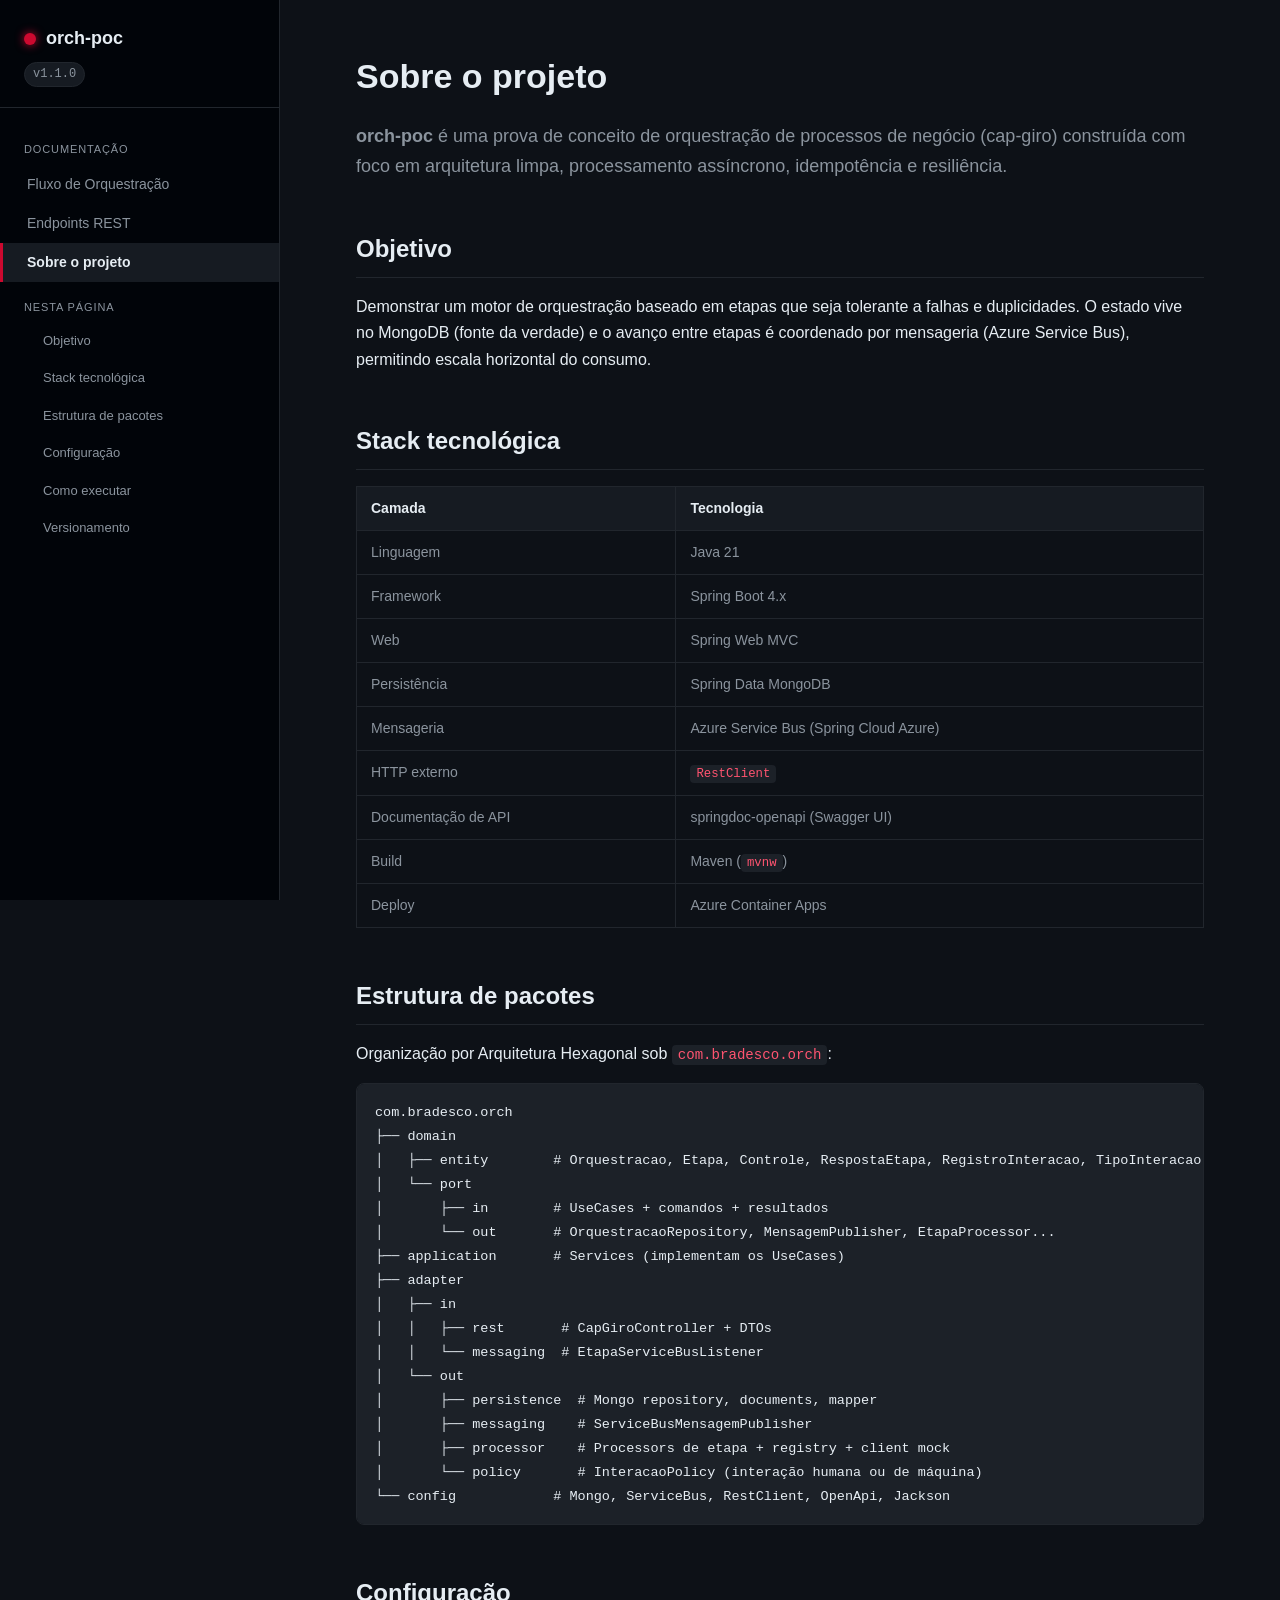
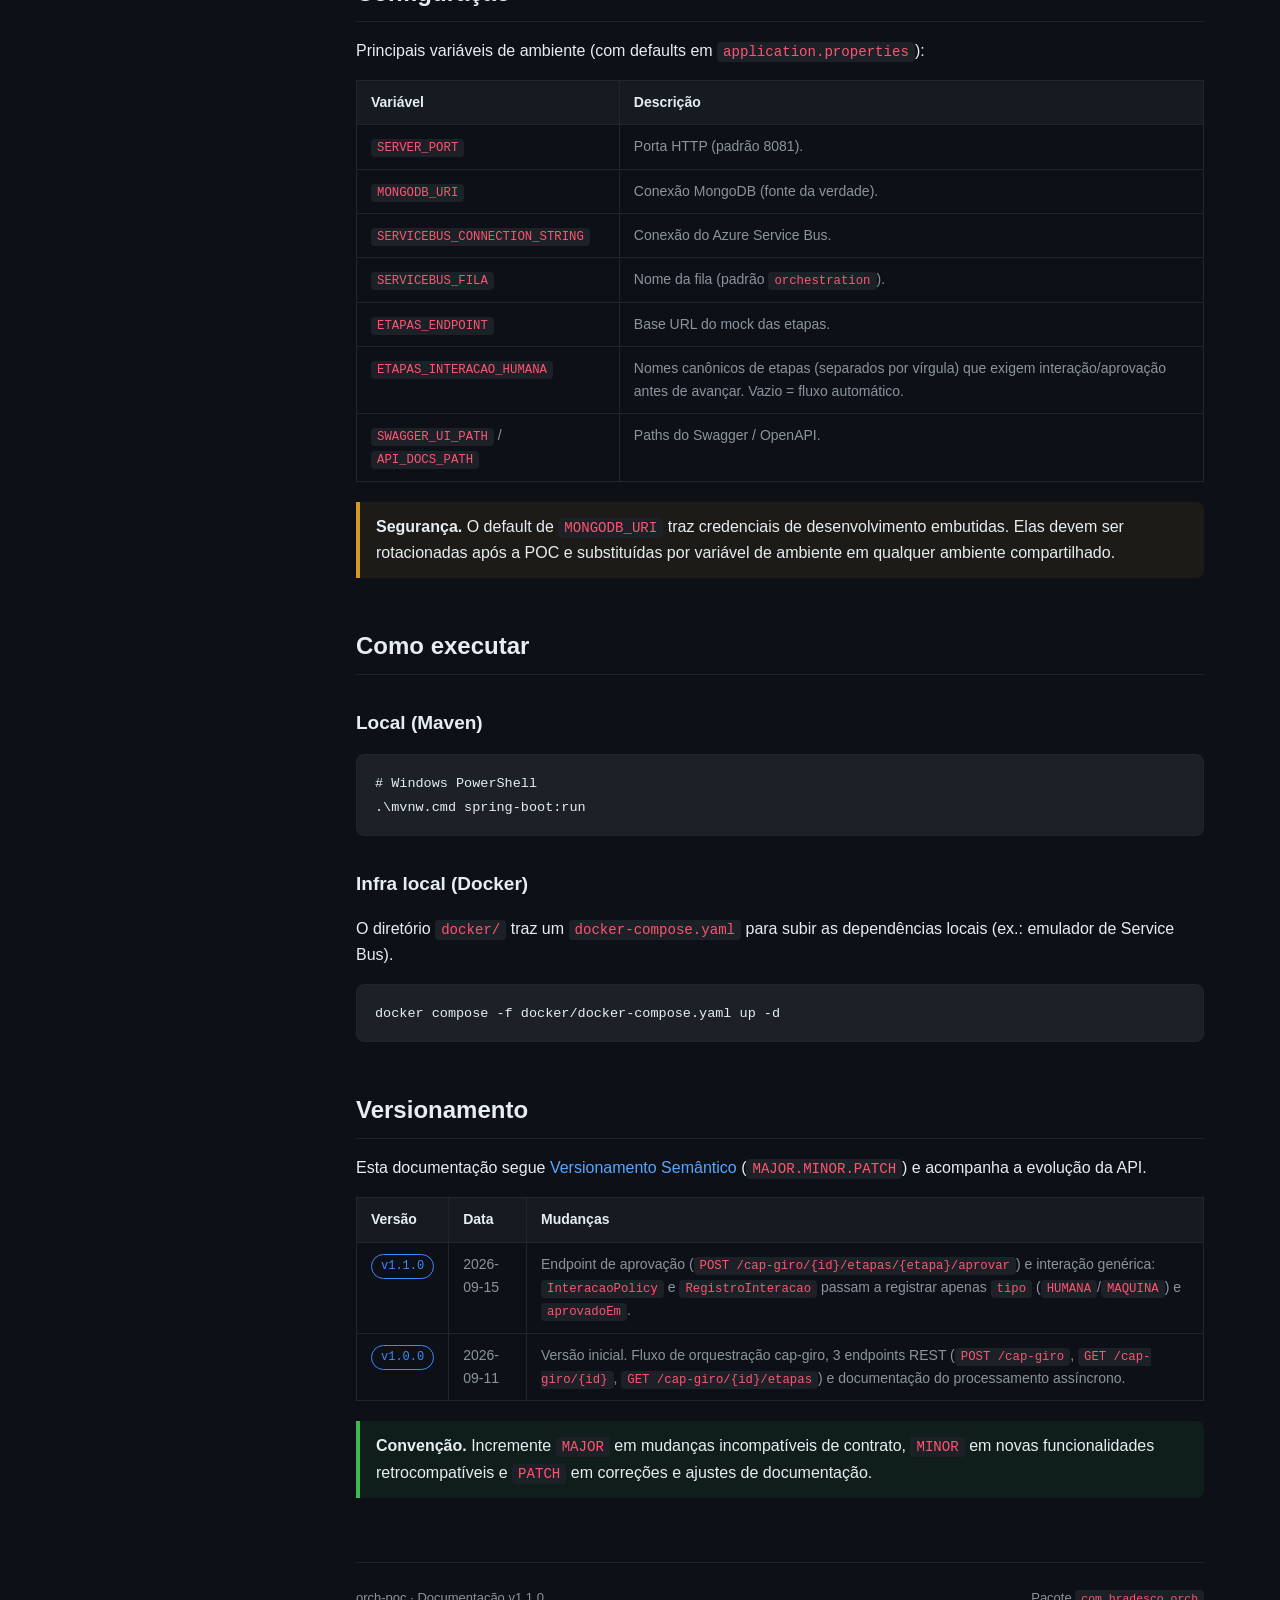
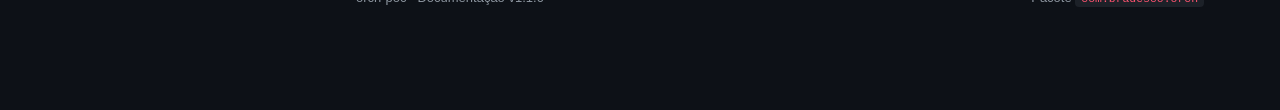
<file: docs/sobre.html>
<!DOCTYPE html>
<html lang="pt-BR">
<head>
    <meta charset="UTF-8">
    <meta name="viewport" content="width=device-width, initial-scale=1.0">
    <title>orch-poc · Sobre o projeto</title>
    <link rel="stylesheet" href="assets/style.css">
</head>
<body>
<div class="layout">

    <!-- ================= SIDEBAR ================= -->
    <aside class="sidebar">
        <div class="brand">
            <h1><span class="dot"></span> orch-poc</h1>
            <span class="ver">v1.1.0</span>
        </div>
        <nav>
            <div class="group-title">Documentação</div>
            <a href="index.html">Fluxo de Orquestração</a>
            <a href="endpoints.html">Endpoints REST</a>
            <a href="sobre.html" class="active">Sobre o projeto</a>

            <div class="group-title">Nesta página</div>
            <a href="#objetivo" class="sub">Objetivo</a>
            <a href="#stack" class="sub">Stack tecnológica</a>
            <a href="#estrutura" class="sub">Estrutura de pacotes</a>
            <a href="#config" class="sub">Configuração</a>
            <a href="#executar" class="sub">Como executar</a>
            <a href="#versionamento" class="sub">Versionamento</a>
        </nav>
    </aside>

    <!-- ================= CONTEÚDO ================= -->
    <main class="content">
        <h1>Sobre o projeto</h1>
        <p class="lead">
            <strong>orch-poc</strong> é uma prova de conceito de orquestração de processos de negócio
            (cap-giro) construída com foco em arquitetura limpa, processamento assíncrono, idempotência
            e resiliência.
        </p>

        <!-- ---------- Objetivo ---------- -->
        <h2 id="objetivo">Objetivo</h2>
        <p>
            Demonstrar um motor de orquestração baseado em etapas que seja tolerante a falhas e
            duplicidades. O estado vive no MongoDB (fonte da verdade) e o avanço entre etapas é
            coordenado por mensageria (Azure Service Bus), permitindo escala horizontal do consumo.
        </p>

        <!-- ---------- Stack ---------- -->
        <h2 id="stack">Stack tecnológica</h2>
        <table>
            <thead><tr><th>Camada</th><th>Tecnologia</th></tr></thead>
            <tbody>
                <tr><td>Linguagem</td><td>Java 21</td></tr>
                <tr><td>Framework</td><td>Spring Boot 4.x</td></tr>
                <tr><td>Web</td><td>Spring Web MVC</td></tr>
                <tr><td>Persistência</td><td>Spring Data MongoDB</td></tr>
                <tr><td>Mensageria</td><td>Azure Service Bus (Spring Cloud Azure)</td></tr>
                <tr><td>HTTP externo</td><td><code>RestClient</code></td></tr>
                <tr><td>Documentação de API</td><td>springdoc-openapi (Swagger UI)</td></tr>
                <tr><td>Build</td><td>Maven (<code>mvnw</code>)</td></tr>
                <tr><td>Deploy</td><td>Azure Container Apps</td></tr>
            </tbody>
        </table>

        <!-- ---------- Estrutura ---------- -->
        <h2 id="estrutura">Estrutura de pacotes</h2>
        <p>Organização por Arquitetura Hexagonal sob <code>com.bradesco.orch</code>:</p>
        <pre><code>com.bradesco.orch
├── domain
│   ├── entity        # Orquestracao, Etapa, Controle, RespostaEtapa, RegistroInteracao, TipoInteracao...
│   └── port
│       ├── in        # UseCases + comandos + resultados
│       └── out       # OrquestracaoRepository, MensagemPublisher, EtapaProcessor...
├── application       # Services (implementam os UseCases)
├── adapter
│   ├── in
│   │   ├── rest       # CapGiroController + DTOs
│   │   └── messaging  # EtapaServiceBusListener
│   └── out
│       ├── persistence  # Mongo repository, documents, mapper
│       ├── messaging    # ServiceBusMensagemPublisher
│       ├── processor    # Processors de etapa + registry + client mock
│       └── policy       # InteracaoPolicy (interação humana ou de máquina)
└── config            # Mongo, ServiceBus, RestClient, OpenApi, Jackson</code></pre>

        <!-- ---------- Config ---------- -->
        <h2 id="config">Configuração</h2>
        <p>Principais variáveis de ambiente (com defaults em <code>application.properties</code>):</p>
        <table>
            <thead><tr><th>Variável</th><th>Descrição</th></tr></thead>
            <tbody>
                <tr><td><code>SERVER_PORT</code></td><td>Porta HTTP (padrão 8081).</td></tr>
                <tr><td><code>MONGODB_URI</code></td><td>Conexão MongoDB (fonte da verdade).</td></tr>
                <tr><td><code>SERVICEBUS_CONNECTION_STRING</code></td><td>Conexão do Azure Service Bus.</td></tr>
                <tr><td><code>SERVICEBUS_FILA</code></td><td>Nome da fila (padrão <code>orchestration</code>).</td></tr>
                <tr><td><code>ETAPAS_ENDPOINT</code></td><td>Base URL do mock das etapas.</td></tr>
                <tr><td><code>ETAPAS_INTERACAO_HUMANA</code></td><td>Nomes canônicos de etapas (separados por vírgula) que exigem interação/aprovação antes de avançar. Vazio = fluxo automático.</td></tr>
                <tr><td><code>SWAGGER_UI_PATH</code> / <code>API_DOCS_PATH</code></td><td>Paths do Swagger / OpenAPI.</td></tr>
            </tbody>
        </table>
        <div class="note warn">
            <strong>Segurança.</strong> O default de <code>MONGODB_URI</code> traz credenciais de
            desenvolvimento embutidas. Elas devem ser rotacionadas após a POC e substituídas por
            variável de ambiente em qualquer ambiente compartilhado.
        </div>

        <!-- ---------- Executar ---------- -->
        <h2 id="executar">Como executar</h2>
        <h3>Local (Maven)</h3>
        <pre><code># Windows PowerShell
.\mvnw.cmd spring-boot:run</code></pre>
        <h3>Infra local (Docker)</h3>
        <p>O diretório <code>docker/</code> traz um <code>docker-compose.yaml</code> para subir as
        dependências locais (ex.: emulador de Service Bus).</p>
        <pre><code>docker compose -f docker/docker-compose.yaml up -d</code></pre>

        <!-- ---------- Versionamento ---------- -->
        <h2 id="versionamento">Versionamento</h2>
        <p>
            Esta documentação segue <a href="https://semver.org/lang/pt-BR/" target="_blank" rel="noopener">Versionamento Semântico</a>
            (<code>MAJOR.MINOR.PATCH</code>) e acompanha a evolução da API.
        </p>
        <table>
            <thead><tr><th>Versão</th><th>Data</th><th>Mudanças</th></tr></thead>
            <tbody>
                <tr>
                    <td><span class="pill info">v1.1.0</span></td>
                    <td>2026-09-15</td>
                    <td>Endpoint de aprovação
                    (<code>POST /cap-giro/{id}/etapas/{etapa}/aprovar</code>) e interação genérica:
                    <code>InteracaoPolicy</code> e <code>RegistroInteracao</code> passam a registrar
                    apenas <code>tipo</code> (<code>HUMANA</code>/<code>MAQUINA</code>) e
                    <code>aprovadoEm</code>.</td>
                </tr>
                <tr>
                    <td><span class="pill info">v1.0.0</span></td>
                    <td>2026-09-11</td>
                    <td>Versão inicial. Fluxo de orquestração cap-giro, 3 endpoints REST
                    (<code>POST /cap-giro</code>, <code>GET /cap-giro/{id}</code>,
                    <code>GET /cap-giro/{id}/etapas</code>) e documentação do processamento assíncrono.</td>
                </tr>
            </tbody>
        </table>
        <div class="note tip">
            <strong>Convenção.</strong> Incremente <code>MAJOR</code> em mudanças incompatíveis de
            contrato, <code>MINOR</code> em novas funcionalidades retrocompatíveis e
            <code>PATCH</code> em correções e ajustes de documentação.
        </div>

        <footer class="docfooter">
            <span>orch-poc · Documentação v1.1.0</span>
            <span>Pacote <code>com.bradesco.orch</code></span>
        </footer>
    </main>
</div>
</body>
</html>
</file>
<file: docs/assets/style.css>
/* ==========================================================================
   orch-poc — documentacao
   Tema escuro com sidebar fixa. Compartilhado por todas as paginas.
   ========================================================================== */

:root {
    --bg: #0d1117;
    --bg-elev: #161b22;
    --bg-sidebar: #010409;
    --border: #21262d;
    --text: #e6edf3;
    --text-muted: #8b949e;
    --accent: #cc092f;          /* vermelho Bradesco */
    --accent-soft: #ff5470;
    --link: #58a6ff;
    --code-bg: #1c2128;
    --green: #3fb950;
    --yellow: #d29922;
    --blue: #388bfd;
    --purple: #a371f7;
    --sidebar-w: 280px;
    --radius: 8px;
    --font: -apple-system, BlinkMacSystemFont, "Segoe UI", Roboto, Helvetica, Arial, sans-serif;
    --mono: "SFMono-Regular", ui-monospace, "Cascadia Code", Consolas, "Liberation Mono", monospace;
}

* { box-sizing: border-box; }

html { scroll-behavior: smooth; }

body {
    margin: 0;
    background: var(--bg);
    color: var(--text);
    font-family: var(--font);
    font-size: 16px;
    line-height: 1.65;
    -webkit-font-smoothing: antialiased;
}

a { color: var(--link); text-decoration: none; }
a:hover { text-decoration: underline; }

/* ---------- Layout ---------- */
.layout { display: flex; min-height: 100vh; }

/* ---------- Sidebar ---------- */
.sidebar {
    width: var(--sidebar-w);
    min-width: var(--sidebar-w);
    background: var(--bg-sidebar);
    border-right: 1px solid var(--border);
    padding: 24px 0;
    position: sticky;
    top: 0;
    height: 100vh;
    overflow-y: auto;
}

.sidebar .brand {
    padding: 0 24px 20px;
    border-bottom: 1px solid var(--border);
    margin-bottom: 16px;
}
.sidebar .brand h1 {
    font-size: 18px;
    margin: 0;
    display: flex;
    align-items: center;
    gap: 10px;
}
.sidebar .brand .dot {
    width: 12px; height: 12px; border-radius: 50%;
    background: var(--accent);
    box-shadow: 0 0 10px var(--accent);
}
.sidebar .brand .ver {
    display: inline-block;
    margin-top: 8px;
    font-size: 12px;
    color: var(--text-muted);
    font-family: var(--mono);
    background: var(--bg-elev);
    border: 1px solid var(--border);
    padding: 2px 8px;
    border-radius: 20px;
}

.sidebar nav .group-title {
    padding: 16px 24px 6px;
    font-size: 11px;
    letter-spacing: 0.08em;
    text-transform: uppercase;
    color: var(--text-muted);
}
.sidebar nav a {
    display: block;
    padding: 8px 24px;
    color: var(--text-muted);
    border-left: 3px solid transparent;
    font-size: 14px;
}
.sidebar nav a:hover {
    color: var(--text);
    background: var(--bg-elev);
    text-decoration: none;
}
.sidebar nav a.active {
    color: var(--text);
    border-left-color: var(--accent);
    background: var(--bg-elev);
    font-weight: 600;
}
.sidebar nav a.sub { padding-left: 40px; font-size: 13px; }

/* ---------- Content ---------- */
.content {
    flex: 1;
    padding: 48px 56px 96px;
    max-width: 960px;
    margin: 0 auto;
    width: 100%;
}

.content h1 { font-size: 34px; margin: 0 0 8px; }
.content h2 {
    font-size: 24px;
    margin: 48px 0 16px;
    padding-bottom: 8px;
    border-bottom: 1px solid var(--border);
}
.content h3 { font-size: 19px; margin: 32px 0 12px; }
.content p { color: var(--text); }
.content .lead { color: var(--text-muted); font-size: 18px; margin-bottom: 32px; }

.content ul, .content ol { padding-left: 22px; }
.content li { margin: 6px 0; }

/* ---------- Code ---------- */
code {
    font-family: var(--mono);
    font-size: 0.88em;
    background: var(--code-bg);
    padding: 2px 6px;
    border-radius: 4px;
    color: var(--accent-soft);
}
pre {
    background: var(--code-bg);
    border: 1px solid var(--border);
    border-radius: var(--radius);
    padding: 16px 18px;
    overflow-x: auto;
    line-height: 1.5;
}
pre code {
    background: none;
    padding: 0;
    color: var(--text);
    font-size: 13.5px;
}

/* ---------- Tables ---------- */
table {
    width: 100%;
    border-collapse: collapse;
    margin: 16px 0;
    font-size: 14px;
}
th, td {
    text-align: left;
    padding: 10px 14px;
    border: 1px solid var(--border);
    vertical-align: top;
}
th { background: var(--bg-elev); color: var(--text); font-weight: 600; }
td { color: var(--text-muted); }
td code { color: var(--accent-soft); }

/* ---------- Callouts ---------- */
.note {
    border-left: 4px solid var(--blue);
    background: rgba(56, 139, 253, 0.08);
    padding: 12px 16px;
    border-radius: 0 var(--radius) var(--radius) 0;
    margin: 20px 0;
}
.note.warn { border-left-color: var(--yellow); background: rgba(210, 153, 34, 0.08); }
.note.tip  { border-left-color: var(--green); background: rgba(63, 185, 80, 0.08); }
.note strong { color: var(--text); }

/* ---------- HTTP method badges ---------- */
.method {
    display: inline-block;
    font-family: var(--mono);
    font-size: 12px;
    font-weight: 700;
    padding: 3px 10px;
    border-radius: 5px;
    margin-right: 8px;
    color: #fff;
}
.method.get  { background: var(--blue); }
.method.post { background: var(--green); }
.method.put  { background: var(--yellow); color: #000; }
.method.del  { background: var(--accent); }

.endpoint {
    background: var(--bg-elev);
    border: 1px solid var(--border);
    border-radius: var(--radius);
    padding: 20px 24px;
    margin: 24px 0;
}
.endpoint .path {
    font-family: var(--mono);
    font-size: 15px;
    color: var(--text);
}

/* ---------- Status pills ---------- */
.pill {
    display: inline-block;
    font-family: var(--mono);
    font-size: 12px;
    padding: 2px 9px;
    border-radius: 20px;
    border: 1px solid var(--border);
    color: var(--text-muted);
}
.pill.ok   { color: var(--green);  border-color: var(--green); }
.pill.warn { color: var(--yellow); border-color: var(--yellow); }
.pill.err  { color: var(--accent-soft); border-color: var(--accent-soft); }
.pill.info { color: var(--blue);   border-color: var(--blue); }

/* ---------- Flow diagram ---------- */
.flow {
    display: flex;
    flex-direction: column;
    gap: 12px;
    margin: 24px 0;
}
.flow .step {
    display: flex;
    gap: 16px;
    align-items: flex-start;
    background: var(--bg-elev);
    border: 1px solid var(--border);
    border-radius: var(--radius);
    padding: 16px 18px;
}
.flow .step .num {
    flex: 0 0 32px;
    height: 32px; width: 32px;
    display: flex; align-items: center; justify-content: center;
    background: var(--accent);
    color: #fff;
    border-radius: 50%;
    font-weight: 700;
    font-family: var(--mono);
}
.flow .step .body h4 { margin: 2px 0 4px; font-size: 16px; }
.flow .step .body p { margin: 0; color: var(--text-muted); font-size: 14px; }
.flow .arrow { text-align: center; color: var(--text-muted); font-size: 20px; line-height: 0.4; }

/* ---------- Cards ---------- */
.cards { display: grid; grid-template-columns: repeat(auto-fit, minmax(220px, 1fr)); gap: 16px; margin: 24px 0; }
.card {
    background: var(--bg-elev);
    border: 1px solid var(--border);
    border-radius: var(--radius);
    padding: 20px;
}
.card h3 { margin: 0 0 8px; font-size: 16px; }
.card p { margin: 0; color: var(--text-muted); font-size: 14px; }

/* ---------- Footer ---------- */
.docfooter {
    margin-top: 64px;
    padding-top: 24px;
    border-top: 1px solid var(--border);
    color: var(--text-muted);
    font-size: 13px;
    display: flex;
    justify-content: space-between;
    flex-wrap: wrap;
    gap: 8px;
}

/* ---------- Responsive ---------- */
@media (max-width: 800px) {
    .layout { flex-direction: column; }
    .sidebar { width: 100%; min-width: 0; height: auto; position: relative; }
    .sidebar { height: auto; }
    .content { padding: 32px 20px 64px; }
}
</file>
